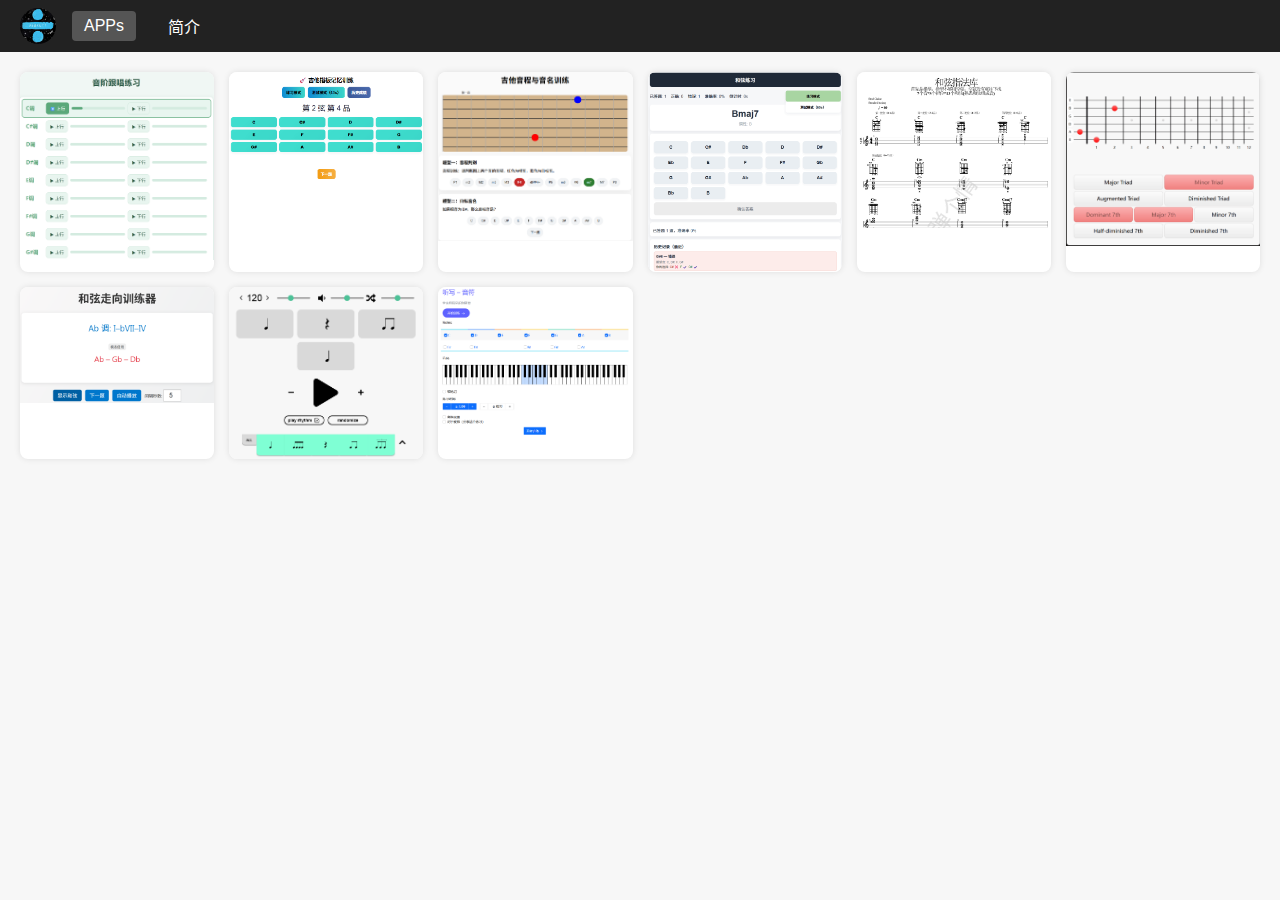
<file: index.html>
<!DOCTYPE html>
<html lang="zh-CN">
<head>
<meta charset="UTF-8"/>
<meta name="viewport" content="width=device-width, initial-scale=1"/>
<title>吉他练习工具合集</title>

<!-- 预加载首屏关键图片 -->
<link rel="preload" as="image" href="./src/img/avatar2.jpg">
<link rel="preload" as="image" href="./src/img/avatar.jpg">

<style>
  html {
    overflow-y: scroll;
    scrollbar-width: none;
    -ms-overflow-style: none;
  }
  html::-webkit-scrollbar { display: none; }
  *{box-sizing:border-box}
  body{margin:0;font-family:"Segoe UI",Tahoma,Geneva,Verdana,sans-serif;background:#f7f7f7}
  .navbar{display:flex;align-items:center;background:#222;color:#fff;padding:8px 20px;position:sticky;top:0;z-index:100}
  .nav-avatar{width:36px;height:36px;border-radius:50%;cursor:pointer;margin-right:16px}
  .nav-item{margin-right:20px;cursor:pointer;padding:6px 12px;border-radius:4px}
  .nav-item:hover,.nav-item.active{background:#555}
  #pageContainer{min-height:calc(100vh - 52px)}
  .page{display:none;padding:20px}
  .page.active{display:block}
  .page-tag{background:#4a90e2;color:#fff;padding:4px 12px;border-radius:12px;font-size:.9rem;margin-left:10px;display:none}
  .grid-container{display:grid;grid-template-columns:repeat(6,1fr);gap:15px}
  @media(max-width:1200px){.grid-container{grid-template-columns:repeat(4,1fr)}}
  @media(max-width:900px){.grid-container{grid-template-columns:repeat(3,1fr)}}
  @media(max-width:600px){.grid-container{grid-template-columns:repeat(2,1fr)}}
  @media(max-width:400px){.grid-container{grid-template-columns:1fr}}
  .grid-item{position:relative;cursor:pointer;border-radius:8px;overflow:hidden;box-shadow:0 0 6px rgba(0,0,0,.1);background:#fff;transition:transform .2s}
  .grid-item:hover{transform:scale(1.05)}
  .grid-item img{width:100%;height:auto;display:block}
  .overlay{position:absolute;bottom:0;background:rgba(0,0,0,.7);color:#fff;width:100%;padding:10px;opacity:0;transition:opacity .3s;font-size:.9rem}
  .grid-item:hover .overlay{opacity:1}
  #externalFrame{width:100%;height:calc(100vh - 52px);border:none}
</style>
</head>
<body>

<!-- ===== 固定导航 ===== -->
<div class="navbar">
  <img class="nav-avatar" id="avatar" src="./src/img/avatar2.jpg" alt="头像"/>
  <div class="nav-item active" data-page="app">APPs</div>
  <div class="nav-item" data-page="intro">简介</div>
  <span id="pageTag" class="page-tag"></span>
</div>

<!-- ===== 页面容器 ===== -->
<div id="pageContainer">
  <div id="app" class="page active">
    <div class="grid-container" id="gridApp"></div>
  </div>

  <div id="intro" class="page">
    <div style="max-width:600px;margin:0 auto;background:#fff;border-radius:10px;padding:30px;text-align:center;box-shadow:0 4px 12px rgba(0,0,0,.1)">
      <img src="./src/img/avatar.jpg" loading="lazy"
           style="width:150px;height:150px;border-radius:50%;object-fit:cover;margin-bottom:20px;border:3px solid #4a90e2" alt="头像"/>
      <h1 style="margin:0 0 10px;font-weight:700">Guitar Rookie</h1>
      <p style="font-size:1.1rem;color:#555;line-height:1.6">
        大家好，我是<b>弹个琴</b>，喜欢<b>唱歌、弹琴、写作</b>。<br>
        未来会不断提升自己，努力成为一名优秀的吉他手。<br>
        工具部分根据需求自行编写，部分整合自网络。<br>
        <b>🌸🌸使用愉快🌸🌸</b>
      </p>

      <img src="./src/img/wechatPay.jpg" loading="lazy" id="wechatImg"
           style="width:150px;height:150px;border-radius:8px;object-fit:cover;margin-top:20px;cursor:pointer"
           alt="谢谢支持~" title="谢谢鼓励~"/>

      <audio id="hoverSound" preload="auto">
        <source src="./src/sound/音效.mp3" type="audio/mpeg">
        您的浏览器不支持音频播放。
      </audio>
    </div>
  </div>

  <div id="external" class="page">
    <iframe id="externalFrame" src=""></iframe>
  </div>
</div>

<script defer>
document.addEventListener('DOMContentLoaded', function () {
  const appData = [
    {name:'音阶跟唱练习',url:'./apps/十二个调上下行音阶/index.html', img:'./apps/十二个调上下行音阶/detail.png'},
    {name:'指板记忆',url:'./apps/指板记忆/指板记忆.html', img:'./apps/指板记忆/detail.png'},
    {name:'指板音程音名练习', url:'./apps/指板音程记忆/指板音程记忆.html', img:'./apps/指板音程记忆/detail.png'},
    {name:'和弦组成音练习', url:'./apps/和弦组成音/组成音.html', img:'./apps/和弦组成音/detail.png'},
    {name:'和弦指法库', url:'./apps/和弦指型合集/和弦指法库.html', img:'./apps/和弦指型合集/detail.png'},
    {name:'和弦识别', url:'https://www.musictheory.net/exercises/fretboard-chord', img:'./apps/和弦识别/detail.png'},
    {name:'和弦进行练习', url:'./apps/chords_progression/chord_progression.html', img:'./apps/chords_progression/detail.png'},
    {name:'节奏训练大师', url:'https://randomrhythmgenerator.com/',img:'./apps/random_rhythm_generator/detail.png'},
    {name:'视唱练耳学院', url:'https://musicacademy.app/zh/', img:'./apps/ear_training/detail.png'}
  ];

  function switchPage(pageId,title=''){
    document.querySelectorAll('#pageContainer .page').forEach(p=>p.classList.remove('active'));
    document.querySelectorAll('.nav-item').forEach(n=>n.classList.remove('active'));
    const tag=document.getElementById('pageTag');
    if(pageId==='app'||pageId==='intro'){
      document.getElementById(pageId).classList.add('active');
      document.querySelector(`.nav-item[data-page="${pageId}"]`).classList.add('active');
      tag.style.display='none'; tag.textContent='';
    }else if(pageId==='external'){
      document.getElementById('external').classList.add('active');
      document.getElementById('externalFrame').src=appData.find(a=>a.name===title)?.url||'';
      tag.textContent=title; tag.style.display='inline-block';
    }
  }

  function generateAppGrid(){
    const container=document.getElementById('gridApp');
    container.innerHTML='';
    appData.forEach(item=>{
      const div=document.createElement('div');
      div.className='grid-item';
      const picSrc = item.img || `https://picsum.photos/300/200?random=${Math.random()}`;
      div.innerHTML=`
        <img src="${picSrc}" loading="lazy" alt="${item.name}"/>
        <div class="overlay">${item.name}</div>`;
      div.onclick=()=>switchPage('external',item.name);
      container.appendChild(div);
    });
  }

  document.getElementById('avatar').addEventListener('click',()=>switchPage('app'));
  document.querySelectorAll('.nav-item').forEach(nav=>{
    nav.addEventListener('click',()=>switchPage(nav.dataset.page));
  });

  const wechatImg = document.getElementById('wechatImg');
  const hoverSound = document.getElementById('hoverSound');
  wechatImg.addEventListener('mouseenter', () => {
    hoverSound.currentTime = 0;
    hoverSound.play().catch(() => {
      console.warn('播放被阻止，用户需先交互页面。');
    });
  });

  generateAppGrid();
});
</script>
</body>
</html>
</file>
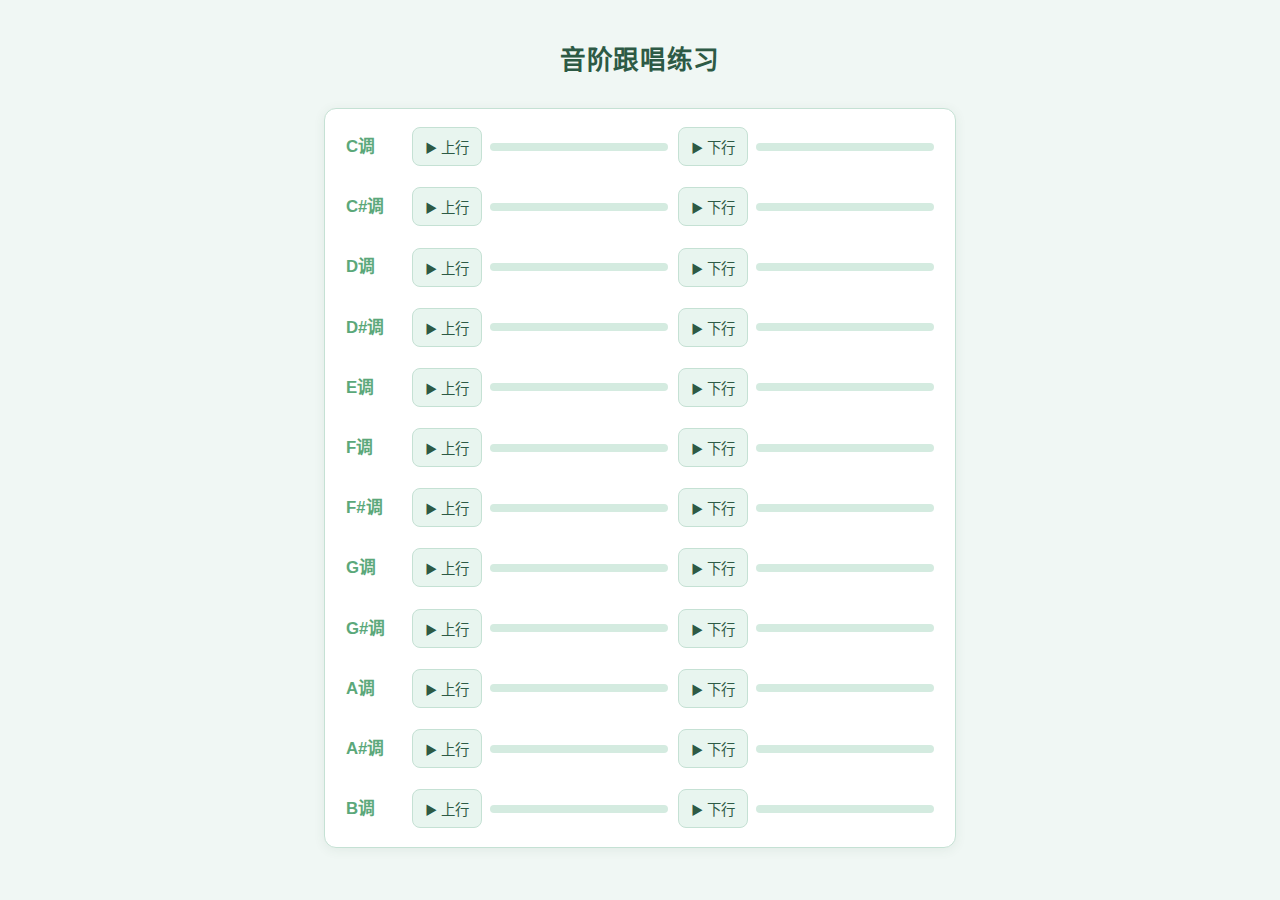
<file: apps/十二个调上下行音阶/index.html>
<!DOCTYPE html>
<html lang="zh-CN">
<head>
  <meta charset="UTF-8">
  <meta name="viewport" content="width=device-width, initial-scale=1.0">
  <title>音阶跟唱练习</title>
  <link rel="stylesheet" href="style.css">
</head>
<body>
  <h1 class="page-title">音阶跟唱练习</h1>
  <div id="list" class="scale-list"></div>

  <script src="app.js"></script>
</body>
</html>
</file>
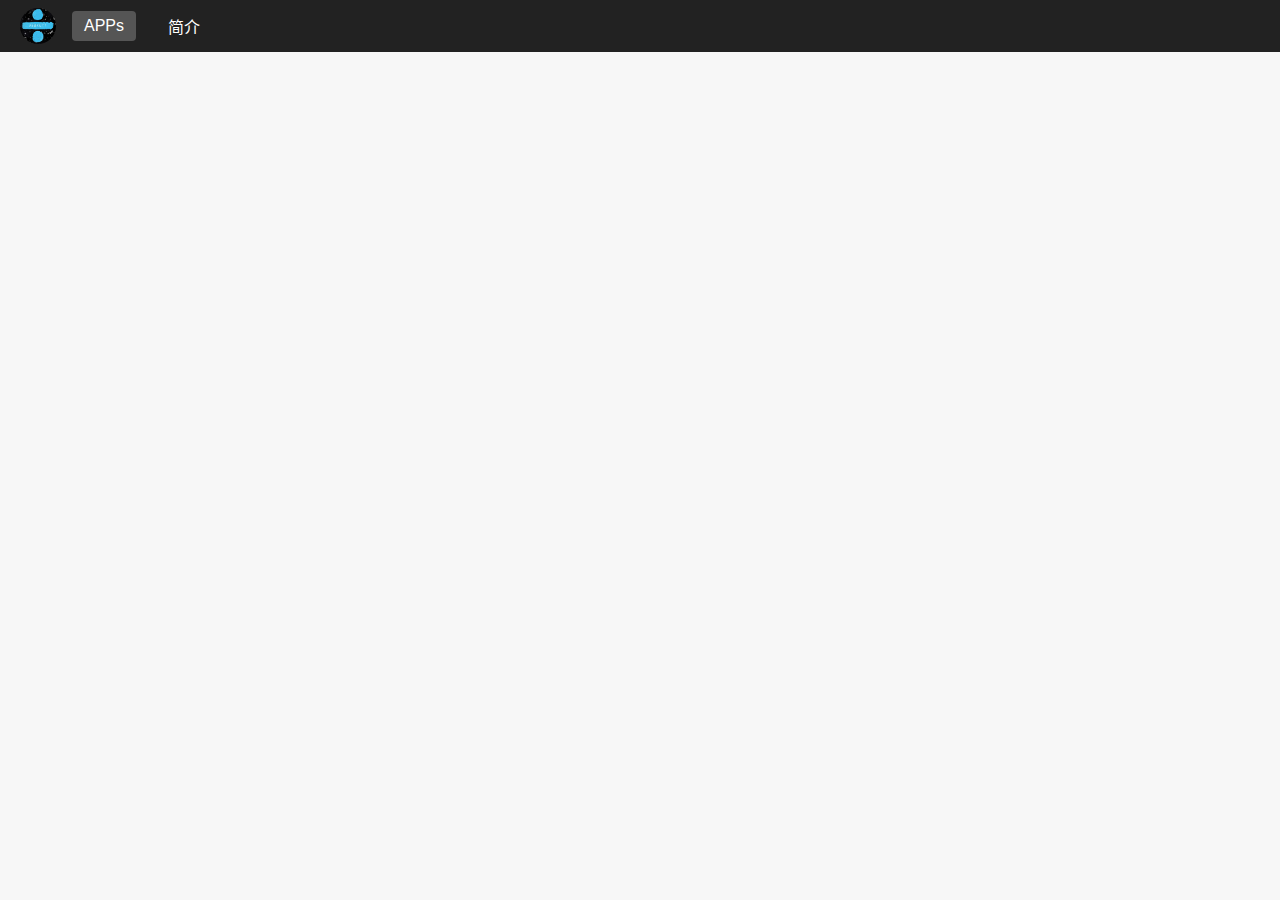
<file: index_BACKUP_1650.html>
<!DOCTYPE html>
<html lang="zh-CN">
<head>
<meta charset="UTF-8"/>
<meta name="viewport" content="width=device-width, initial-scale=1"/>
<title>Guitar Rookie</title>

<!-- 预加载首屏关键图片 -->
<link rel="preload" as="image" href="./src/img/avatar2.jpg">
<link rel="preload" as="image" href="./src/img/avatar.jpg">

<style>
  html {
    overflow-y: scroll;
    scrollbar-width: none;
    -ms-overflow-style: none;
  }
  html::-webkit-scrollbar { display: none; }
  *{box-sizing:border-box}
  body{margin:0;font-family:"Segoe UI",Tahoma,Geneva,Verdana,sans-serif;background:#f7f7f7}
  .navbar{display:flex;align-items:center;background:#222;color:#fff;padding:8px 20px;position:sticky;top:0;z-index:100}
  .nav-avatar{width:36px;height:36px;border-radius:50%;cursor:pointer;margin-right:16px}
  .nav-item{margin-right:20px;cursor:pointer;padding:6px 12px;border-radius:4px}
  .nav-item:hover,.nav-item.active{background:#555}
  #pageContainer{min-height:calc(100vh - 52px)}
  .page{display:none;padding:20px}
  .page.active{display:block}
  .page-tag{background:#4a90e2;color:#fff;padding:4px 12px;border-radius:12px;font-size:.9rem;margin-left:10px;display:none}
  .grid-container{display:grid;grid-template-columns:repeat(6,1fr);gap:15px}
  @media(max-width:1200px){.grid-container{grid-template-columns:repeat(4,1fr)}}
  @media(max-width:900px){.grid-container{grid-template-columns:repeat(3,1fr)}}
  @media(max-width:600px){.grid-container{grid-template-columns:repeat(2,1fr)}}
  @media(max-width:400px){.grid-container{grid-template-columns:1fr}}
  .grid-item{position:relative;cursor:pointer;border-radius:8px;overflow:hidden;box-shadow:0 0 6px rgba(0,0,0,.1);background:#fff;transition:transform .2s}
  .grid-item:hover{transform:scale(1.05)}
  .grid-item img{width:100%;height:auto;display:block}
  .overlay{position:absolute;bottom:0;background:rgba(0,0,0,.7);color:#fff;width:100%;padding:10px;opacity:0;transition:opacity .3s;font-size:.9rem}
  .grid-item:hover .overlay{opacity:1}
  #externalFrame{width:100%;height:calc(100vh - 52px);border:none}
</style>
</head>
<body>

<!-- ===== 固定导航 ===== -->
<div class="navbar">
  <img class="nav-avatar" id="avatar" src="./src/img/avatar2.jpg" alt="头像"/>
  <div class="nav-item active" data-page="app">APPs</div>
  <div class="nav-item" data-page="intro">简介</div>
  <span id="pageTag" class="page-tag"></span>
</div>

<!-- ===== 页面容器 ===== -->
<div id="pageContainer">
  <div id="app" class="page active">
    <div class="grid-container" id="gridApp"></div>
  </div>

  <div id="intro" class="page">
    <div style="max-width:600px;margin:0 auto;background:#fff;border-radius:10px;padding:30px;text-align:center;box-shadow:0 4px 12px rgba(0,0,0,.1)">
      <img src="./src/img/avatar.jpg" loading="lazy"
           style="width:150px;height:150px;border-radius:50%;object-fit:cover;margin-bottom:20px;border:3px solid #4a90e2" alt="头像"/>
      <h1 style="margin:0 0 10px;font-weight:700">Guitar Rookie</h1>
      <p style="font-size:1.1rem;color:#555;line-height:1.6">
        大家好，我是弹个琴。<br>
        希望未来不断提升自己，成为一名优秀的普通人。<br>
        工具部分根据自己需求写的，部分整合自网络。<br>
        <b>🌸🌸使用愉快🌸🌸</b>
      </p>

      <img src="./src/img/wechatPay.jpg" loading="lazy" id="wechatImg"
           style="width:150px;height:150px;border-radius:8px;object-fit:cover;margin-top:20px;cursor:pointer"
           alt="谢谢支持~" title="谢谢支持~"/>

      <audio id="hoverSound" preload="auto">
        <source src="./src/sound/音效.mp3" type="audio/mpeg">
        您的浏览器不支持音频播放。
      </audio>
    </div>
  </div>

  <div id="external" class="page">
    <iframe id="externalFrame" src=""></iframe>
  </div>
</div>

<script defer>
document.addEventListener('DOMContentLoaded', function () {
  const appData = [
    {name:'指板记忆',url:'./apps/指板记忆/指板记忆.html', img:'./apps/指板记忆/detail.png'},
    {name:'和弦组成音练习', url:'./apps/和弦组成音/组成音.html', img:'./apps/和弦组成音/detail.png'},
    {name:'和弦指法库', url:'./apps/和弦指型合集/和弦指法库.html', img:'./apps/和弦指型合集/detail.png'},
    {name:'指板音程音名练习', url:'./apps/指板音程记忆/指板音程记忆.html', img:'./apps/指板音程记忆/detail.png'},
    {name:'和弦识别', url:'https://www.musictheory.net/exercises/fretboard-chord', img:'./apps/和弦识别/detail.png'},
    {name:'chords progression', url:'./apps/chords_progression/chord_progression.html', img:'./apps/chords_progression/detail.png'},
    {name:'random rhythm generator', url:'https://randomrhythmgenerator.com/',img:'./apps/random_rhythm_generator/detail.png'},
<<<<<<< HEAD
    {name:'ear training--musicacademy', url:'https://musicacademy.app/zh/', img:'./apps/ear_training/detail.png'},
    {name:'音阶跟唱练习',url:'./apps/十二个调上下行音阶/index.html', img:'./apps/十二个调上下行音阶/detail.png'}
=======
    {name:'ear training--musicacademy', url:'https://musicacademy.app/zh/', img:'./apps/ear_training/detail.png'}
>>>>>>> origin/master

  ];

  function switchPage(pageId,title=''){
    document.querySelectorAll('#pageContainer .page').forEach(p=>p.classList.remove('active'));
    document.querySelectorAll('.nav-item').forEach(n=>n.classList.remove('active'));
    const tag=document.getElementById('pageTag');
    if(pageId==='app'||pageId==='intro'){
      document.getElementById(pageId).classList.add('active');
      document.querySelector(`.nav-item[data-page="${pageId}"]`).classList.add('active');
      tag.style.display='none'; tag.textContent='';
    }else if(pageId==='external'){
      document.getElementById('external').classList.add('active');
      document.getElementById('externalFrame').src=appData.find(a=>a.name===title)?.url||'';
      tag.textContent=title; tag.style.display='inline-block';
    }
  }

  function generateAppGrid(){
    const container=document.getElementById('gridApp');
    container.innerHTML='';
    appData.forEach(item=>{
      const div=document.createElement('div');
      div.className='grid-item';
      const picSrc = item.img || `https://picsum.photos/300/200?random=${Math.random()}`;
      div.innerHTML=`
        <img src="${picSrc}" loading="lazy" alt="${item.name}"/>
        <div class="overlay">${item.name}</div>`;
      div.onclick=()=>switchPage('external',item.name);
      container.appendChild(div);
    });
  }

  document.getElementById('avatar').addEventListener('click',()=>switchPage('app'));
  document.querySelectorAll('.nav-item').forEach(nav=>{
    nav.addEventListener('click',()=>switchPage(nav.dataset.page));
  });

  const wechatImg = document.getElementById('wechatImg');
  const hoverSound = document.getElementById('hoverSound');
  wechatImg.addEventListener('mouseenter', () => {
    hoverSound.currentTime = 0;
    hoverSound.play().catch(() => {
      console.warn('播放被阻止，用户需先交互页面。');
    });
  });

  generateAppGrid();
});
</script>
</body>
</html>
</file>
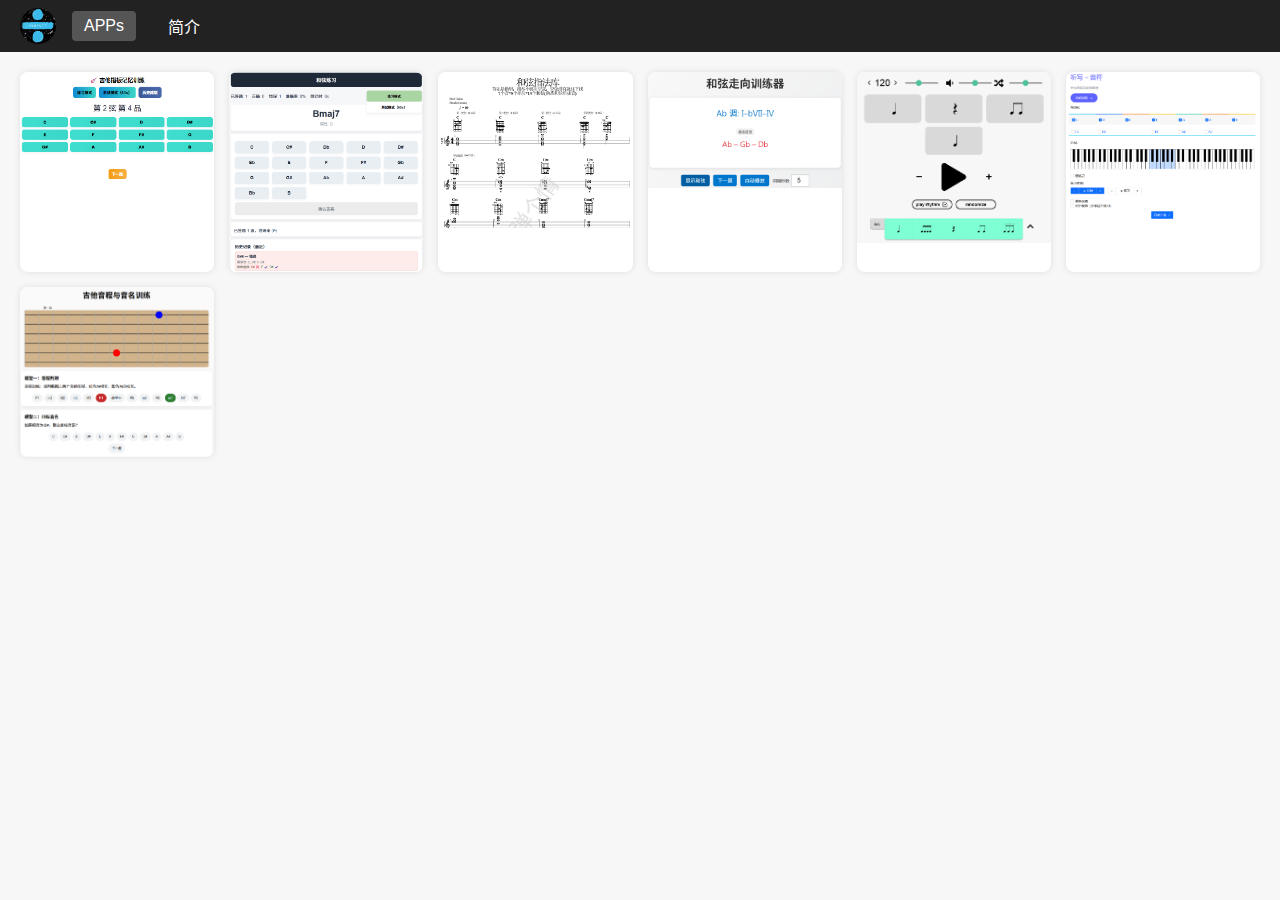
<file: index_BASE_1650.html>
<!DOCTYPE html>
<html lang="zh-CN">
<head>
<meta charset="UTF-8"/>
<meta name="viewport" content="width=device-width, initial-scale=1"/>
<title>Guitar Rookie</title>

<!-- 预加载首屏关键图片 -->
<link rel="preload" as="image" href="./src/img/avatar2.jpg">
<link rel="preload" as="image" href="./src/img/avatar.jpg">

<style>
  html {
    overflow-y: scroll;
    scrollbar-width: none;
    -ms-overflow-style: none;
  }
  html::-webkit-scrollbar { display: none; }
  *{box-sizing:border-box}
  body{margin:0;font-family:"Segoe UI",Tahoma,Geneva,Verdana,sans-serif;background:#f7f7f7}
  .navbar{display:flex;align-items:center;background:#222;color:#fff;padding:8px 20px;position:sticky;top:0;z-index:100}
  .nav-avatar{width:36px;height:36px;border-radius:50%;cursor:pointer;margin-right:16px}
  .nav-item{margin-right:20px;cursor:pointer;padding:6px 12px;border-radius:4px}
  .nav-item:hover,.nav-item.active{background:#555}
  #pageContainer{min-height:calc(100vh - 52px)}
  .page{display:none;padding:20px}
  .page.active{display:block}
  .page-tag{background:#4a90e2;color:#fff;padding:4px 12px;border-radius:12px;font-size:.9rem;margin-left:10px;display:none}
  .grid-container{display:grid;grid-template-columns:repeat(6,1fr);gap:15px}
  @media(max-width:1200px){.grid-container{grid-template-columns:repeat(4,1fr)}}
  @media(max-width:900px){.grid-container{grid-template-columns:repeat(3,1fr)}}
  @media(max-width:600px){.grid-container{grid-template-columns:repeat(2,1fr)}}
  @media(max-width:400px){.grid-container{grid-template-columns:1fr}}
  .grid-item{position:relative;cursor:pointer;border-radius:8px;overflow:hidden;box-shadow:0 0 6px rgba(0,0,0,.1);background:#fff;transition:transform .2s}
  .grid-item:hover{transform:scale(1.05)}
  .grid-item img{width:100%;height:auto;display:block}
  .overlay{position:absolute;bottom:0;background:rgba(0,0,0,.7);color:#fff;width:100%;padding:10px;opacity:0;transition:opacity .3s;font-size:.9rem}
  .grid-item:hover .overlay{opacity:1}
  #externalFrame{width:100%;height:calc(100vh - 52px);border:none}
</style>
</head>
<body>

<!-- ===== 固定导航 ===== -->
<div class="navbar">
  <img class="nav-avatar" id="avatar" src="./src/img/avatar2.jpg" alt="头像"/>
  <div class="nav-item active" data-page="app">APPs</div>
  <div class="nav-item" data-page="intro">简介</div>
  <span id="pageTag" class="page-tag"></span>
</div>

<!-- ===== 页面容器 ===== -->
<div id="pageContainer">
  <div id="app" class="page active">
    <div class="grid-container" id="gridApp"></div>
  </div>

  <div id="intro" class="page">
    <div style="max-width:600px;margin:0 auto;background:#fff;border-radius:10px;padding:30px;text-align:center;box-shadow:0 4px 12px rgba(0,0,0,.1)">
      <img src="./src/img/avatar.jpg" loading="lazy"
           style="width:150px;height:150px;border-radius:50%;object-fit:cover;margin-bottom:20px;border:3px solid #4a90e2" alt="头像"/>
      <h1 style="margin:0 0 10px;font-weight:700">Guitar Rookie</h1>
      <p style="font-size:1.1rem;color:#555;line-height:1.6">
        大家好，我是Guitar Rookie，喜欢<b>唱、跳、Rap、篮球</b>。<br>
        希望未来不断提升自己，成为一名优秀的普通人。<br>
        工具部分根据自己需求写的，部分整合自网络。<br>
        <b>🌸🌸使用愉快🌸🌸</b>
      </p>

      <img src="./src/img/wechatPay.jpg" loading="lazy" id="wechatImg"
           style="width:150px;height:150px;border-radius:8px;object-fit:cover;margin-top:20px;cursor:pointer"
           alt="真的是你呀~" title="你真的很美丽~"/>

      <audio id="hoverSound" preload="auto">
        <source src="./src/sound/音效.mp3" type="audio/mpeg">
        您的浏览器不支持音频播放。
      </audio>
    </div>
  </div>

  <div id="external" class="page">
    <iframe id="externalFrame" src=""></iframe>
  </div>
</div>

<script defer>
document.addEventListener('DOMContentLoaded', function () {
  const appData = [
    {name:'指板记忆',url:'./apps/指板记忆/指板记忆.html', img:'./apps/指板记忆/detail.png'},
    {name:'和弦组成音练习', url:'./apps/和弦组成音/组成音.html', img:'./apps/和弦组成音/detail.png'},
    {name:'和弦指法库', url:'./apps/和弦指型合集/和弦指法库.html', img:'./apps/和弦指型合集/detail.png'},
    {name:'chords progression',url:'./apps/chords_progression/chord_progression.html', img:'./apps/chords_progression/detail.png'},
    {name:'random rhythm generator', url:'https://randomrhythmgenerator.com/',img:'./apps/random_rhythm_generator/detail.png'},
    {name:'ear training--musicacademy', url:'https://musicacademy.app/zh/', img:'./apps/ear_training/detail.png'},
    {name:'指板音程音名练习', url:'./apps/指板音程记忆/指板音程记忆.html', img:'./apps/指板音程记忆/detail.png'}
  ];

  function switchPage(pageId,title=''){
    document.querySelectorAll('#pageContainer .page').forEach(p=>p.classList.remove('active'));
    document.querySelectorAll('.nav-item').forEach(n=>n.classList.remove('active'));
    const tag=document.getElementById('pageTag');
    if(pageId==='app'||pageId==='intro'){
      document.getElementById(pageId).classList.add('active');
      document.querySelector(`.nav-item[data-page="${pageId}"]`).classList.add('active');
      tag.style.display='none'; tag.textContent='';
    }else if(pageId==='external'){
      document.getElementById('external').classList.add('active');
      document.getElementById('externalFrame').src=appData.find(a=>a.name===title)?.url||'';
      tag.textContent=title; tag.style.display='inline-block';
    }
  }

  function generateAppGrid(){
    const container=document.getElementById('gridApp');
    container.innerHTML='';
    appData.forEach(item=>{
      const div=document.createElement('div');
      div.className='grid-item';
      const picSrc = item.img || `https://picsum.photos/300/200?random=${Math.random()}`;
      div.innerHTML=`
        <img src="${picSrc}" loading="lazy" alt="${item.name}"/>
        <div class="overlay">${item.name}</div>`;
      div.onclick=()=>switchPage('external',item.name);
      container.appendChild(div);
    });
  }

  document.getElementById('avatar').addEventListener('click',()=>switchPage('app'));
  document.querySelectorAll('.nav-item').forEach(nav=>{
    nav.addEventListener('click',()=>switchPage(nav.dataset.page));
  });

  const wechatImg = document.getElementById('wechatImg');
  const hoverSound = document.getElementById('hoverSound');
  wechatImg.addEventListener('mouseenter', () => {
    hoverSound.currentTime = 0;
    hoverSound.play().catch(() => {
      console.warn('播放被阻止，用户需先交互页面。');
    });
  });

  generateAppGrid();
});
</script>
</body>
</html>
</file>
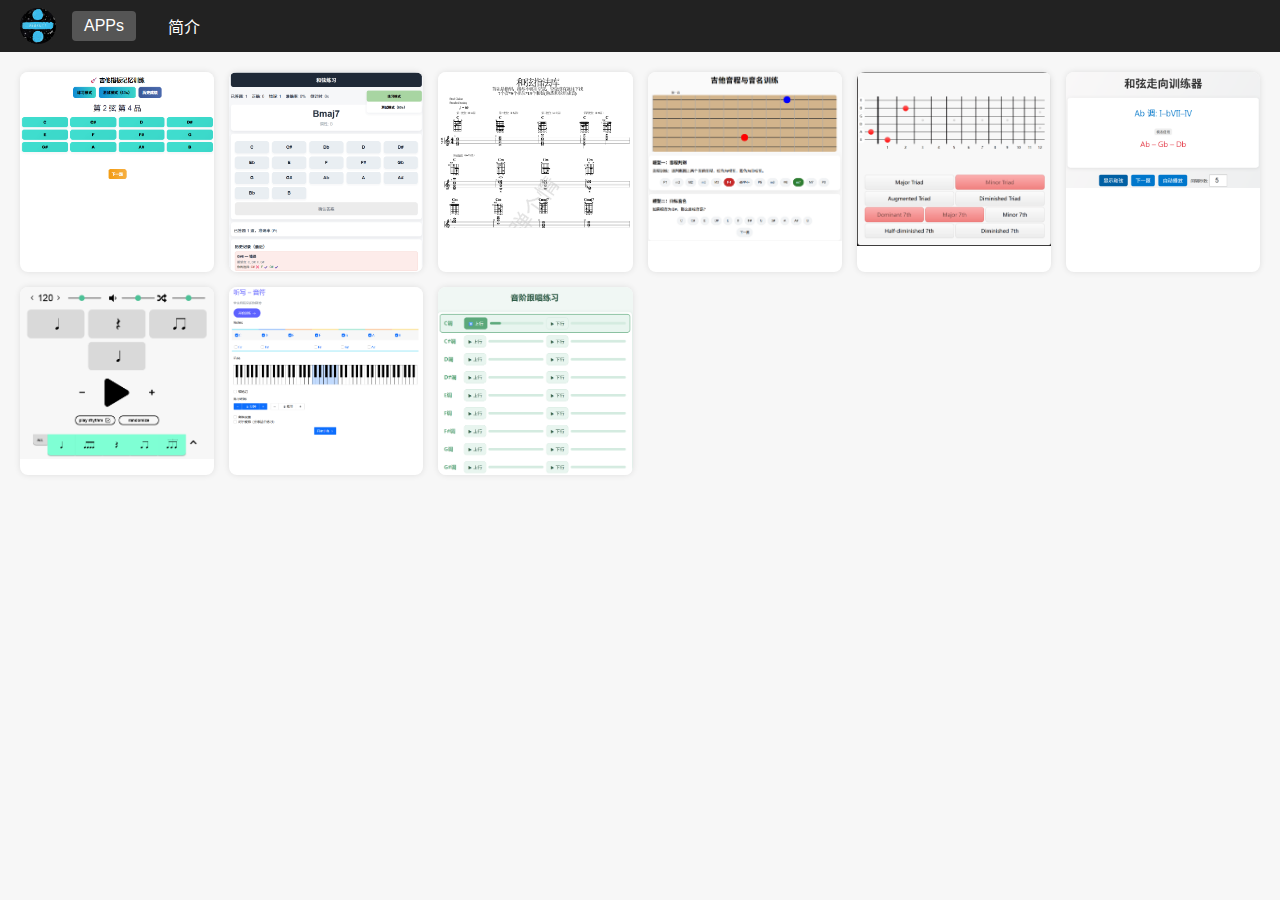
<file: index_LOCAL_1650.html>
<!DOCTYPE html>
<html lang="zh-CN">
<head>
<meta charset="UTF-8"/>
<meta name="viewport" content="width=device-width, initial-scale=1"/>
<title>Guitar Rookie</title>

<!-- 预加载首屏关键图片 -->
<link rel="preload" as="image" href="./src/img/avatar2.jpg">
<link rel="preload" as="image" href="./src/img/avatar.jpg">

<style>
  html {
    overflow-y: scroll;
    scrollbar-width: none;
    -ms-overflow-style: none;
  }
  html::-webkit-scrollbar { display: none; }
  *{box-sizing:border-box}
  body{margin:0;font-family:"Segoe UI",Tahoma,Geneva,Verdana,sans-serif;background:#f7f7f7}
  .navbar{display:flex;align-items:center;background:#222;color:#fff;padding:8px 20px;position:sticky;top:0;z-index:100}
  .nav-avatar{width:36px;height:36px;border-radius:50%;cursor:pointer;margin-right:16px}
  .nav-item{margin-right:20px;cursor:pointer;padding:6px 12px;border-radius:4px}
  .nav-item:hover,.nav-item.active{background:#555}
  #pageContainer{min-height:calc(100vh - 52px)}
  .page{display:none;padding:20px}
  .page.active{display:block}
  .page-tag{background:#4a90e2;color:#fff;padding:4px 12px;border-radius:12px;font-size:.9rem;margin-left:10px;display:none}
  .grid-container{display:grid;grid-template-columns:repeat(6,1fr);gap:15px}
  @media(max-width:1200px){.grid-container{grid-template-columns:repeat(4,1fr)}}
  @media(max-width:900px){.grid-container{grid-template-columns:repeat(3,1fr)}}
  @media(max-width:600px){.grid-container{grid-template-columns:repeat(2,1fr)}}
  @media(max-width:400px){.grid-container{grid-template-columns:1fr}}
  .grid-item{position:relative;cursor:pointer;border-radius:8px;overflow:hidden;box-shadow:0 0 6px rgba(0,0,0,.1);background:#fff;transition:transform .2s}
  .grid-item:hover{transform:scale(1.05)}
  .grid-item img{width:100%;height:auto;display:block}
  .overlay{position:absolute;bottom:0;background:rgba(0,0,0,.7);color:#fff;width:100%;padding:10px;opacity:0;transition:opacity .3s;font-size:.9rem}
  .grid-item:hover .overlay{opacity:1}
  #externalFrame{width:100%;height:calc(100vh - 52px);border:none}
</style>
</head>
<body>

<!-- ===== 固定导航 ===== -->
<div class="navbar">
  <img class="nav-avatar" id="avatar" src="./src/img/avatar2.jpg" alt="头像"/>
  <div class="nav-item active" data-page="app">APPs</div>
  <div class="nav-item" data-page="intro">简介</div>
  <span id="pageTag" class="page-tag"></span>
</div>

<!-- ===== 页面容器 ===== -->
<div id="pageContainer">
  <div id="app" class="page active">
    <div class="grid-container" id="gridApp"></div>
  </div>

  <div id="intro" class="page">
    <div style="max-width:600px;margin:0 auto;background:#fff;border-radius:10px;padding:30px;text-align:center;box-shadow:0 4px 12px rgba(0,0,0,.1)">
      <img src="./src/img/avatar.jpg" loading="lazy"
           style="width:150px;height:150px;border-radius:50%;object-fit:cover;margin-bottom:20px;border:3px solid #4a90e2" alt="头像"/>
      <h1 style="margin:0 0 10px;font-weight:700">Guitar Rookie</h1>
      <p style="font-size:1.1rem;color:#555;line-height:1.6">
        大家好，我是Guitar Rookie，喜欢<b>唱、跳、Rap、篮球</b>。<br>
        希望未来不断提升自己，成为一名优秀的普通人。<br>
        工具部分根据自己需求写的，部分整合自网络。<br>
        <b>🌸🌸使用愉快🌸🌸</b>
      </p>

      <img src="./src/img/wechatPay.jpg" loading="lazy" id="wechatImg"
           style="width:150px;height:150px;border-radius:8px;object-fit:cover;margin-top:20px;cursor:pointer"
           alt="真的是你呀~" title="你真的很美丽~"/>

      <audio id="hoverSound" preload="auto">
        <source src="./src/sound/音效.mp3" type="audio/mpeg">
        您的浏览器不支持音频播放。
      </audio>
    </div>
  </div>

  <div id="external" class="page">
    <iframe id="externalFrame" src=""></iframe>
  </div>
</div>

<script defer>
document.addEventListener('DOMContentLoaded', function () {
  const appData = [
    {name:'指板记忆',url:'./apps/指板记忆/指板记忆.html', img:'./apps/指板记忆/detail.png'},
    {name:'和弦组成音练习', url:'./apps/和弦组成音/组成音.html', img:'./apps/和弦组成音/detail.png'},
    {name:'和弦指法库', url:'./apps/和弦指型合集/和弦指法库.html', img:'./apps/和弦指型合集/detail.png'},
    {name:'指板音程音名练习', url:'./apps/指板音程记忆/指板音程记忆.html', img:'./apps/指板音程记忆/detail.png'},
    {name:'和弦识别', url:'https://www.musictheory.net/exercises/fretboard-chord', img:'./apps/和弦识别/detail.png'},
    {name:'chords progression', url:'./apps/chords_progression/chord_progression.html', img:'./apps/chords_progression/detail.png'},
    {name:'random rhythm generator', url:'https://randomrhythmgenerator.com/',img:'./apps/random_rhythm_generator/detail.png'},
    {name:'ear training--musicacademy', url:'https://musicacademy.app/zh/', img:'./apps/ear_training/detail.png'},
    {name:'音阶跟唱练习',url:'./apps/十二个调上下行音阶/index.html', img:'./apps/十二个调上下行音阶/detail.png'}

  ];

  function switchPage(pageId,title=''){
    document.querySelectorAll('#pageContainer .page').forEach(p=>p.classList.remove('active'));
    document.querySelectorAll('.nav-item').forEach(n=>n.classList.remove('active'));
    const tag=document.getElementById('pageTag');
    if(pageId==='app'||pageId==='intro'){
      document.getElementById(pageId).classList.add('active');
      document.querySelector(`.nav-item[data-page="${pageId}"]`).classList.add('active');
      tag.style.display='none'; tag.textContent='';
    }else if(pageId==='external'){
      document.getElementById('external').classList.add('active');
      document.getElementById('externalFrame').src=appData.find(a=>a.name===title)?.url||'';
      tag.textContent=title; tag.style.display='inline-block';
    }
  }

  function generateAppGrid(){
    const container=document.getElementById('gridApp');
    container.innerHTML='';
    appData.forEach(item=>{
      const div=document.createElement('div');
      div.className='grid-item';
      const picSrc = item.img || `https://picsum.photos/300/200?random=${Math.random()}`;
      div.innerHTML=`
        <img src="${picSrc}" loading="lazy" alt="${item.name}"/>
        <div class="overlay">${item.name}</div>`;
      div.onclick=()=>switchPage('external',item.name);
      container.appendChild(div);
    });
  }

  document.getElementById('avatar').addEventListener('click',()=>switchPage('app'));
  document.querySelectorAll('.nav-item').forEach(nav=>{
    nav.addEventListener('click',()=>switchPage(nav.dataset.page));
  });

  const wechatImg = document.getElementById('wechatImg');
  const hoverSound = document.getElementById('hoverSound');
  wechatImg.addEventListener('mouseenter', () => {
    hoverSound.currentTime = 0;
    hoverSound.play().catch(() => {
      console.warn('播放被阻止，用户需先交互页面。');
    });
  });

  generateAppGrid();
});
</script>
</body>
</html>
</file>
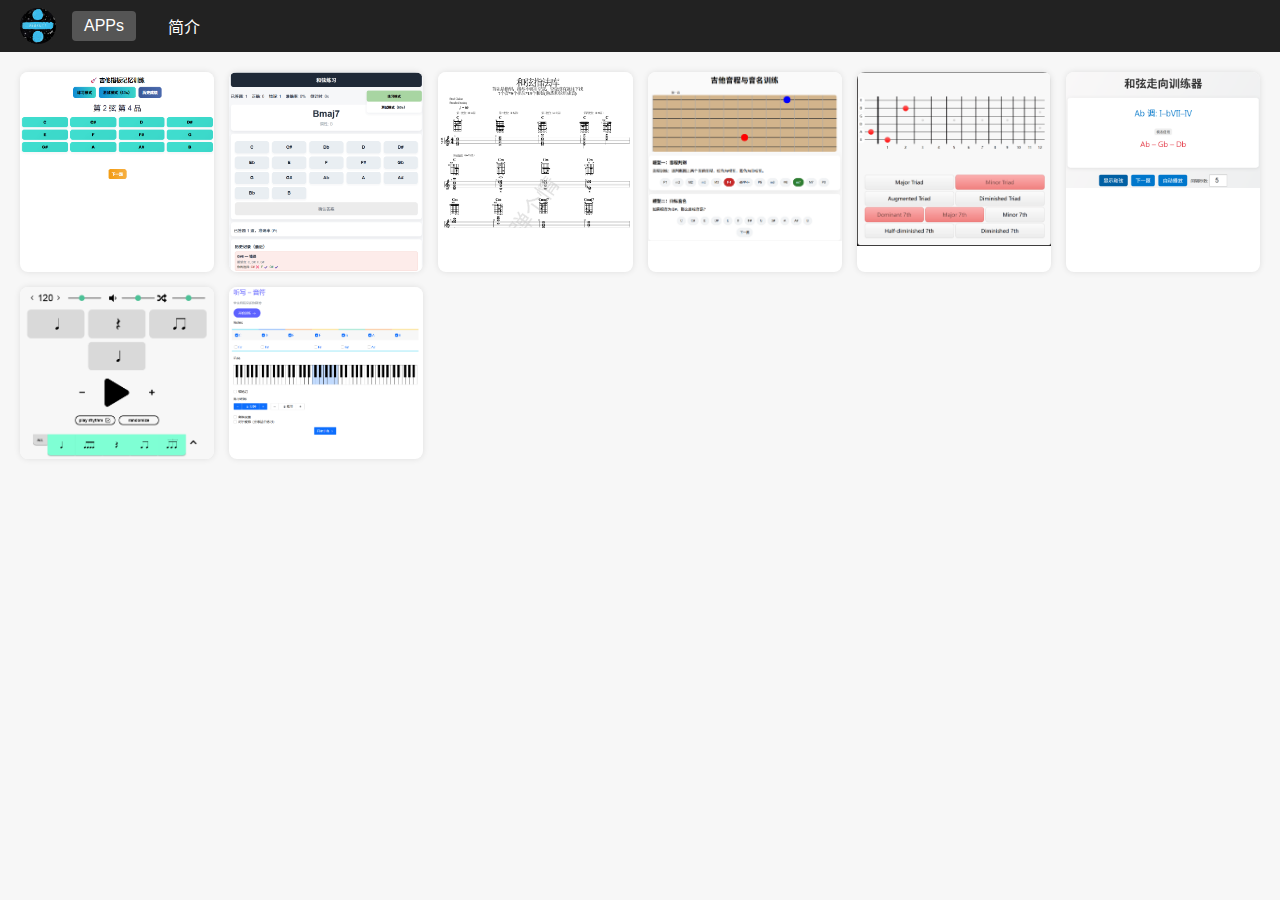
<file: index_REMOTE_1650.html>
<!DOCTYPE html>
<html lang="zh-CN">
<head>
<meta charset="UTF-8"/>
<meta name="viewport" content="width=device-width, initial-scale=1"/>
<title>Guitar Rookie</title>

<!-- 预加载首屏关键图片 -->
<link rel="preload" as="image" href="./src/img/avatar2.jpg">
<link rel="preload" as="image" href="./src/img/avatar.jpg">

<style>
  html {
    overflow-y: scroll;
    scrollbar-width: none;
    -ms-overflow-style: none;
  }
  html::-webkit-scrollbar { display: none; }
  *{box-sizing:border-box}
  body{margin:0;font-family:"Segoe UI",Tahoma,Geneva,Verdana,sans-serif;background:#f7f7f7}
  .navbar{display:flex;align-items:center;background:#222;color:#fff;padding:8px 20px;position:sticky;top:0;z-index:100}
  .nav-avatar{width:36px;height:36px;border-radius:50%;cursor:pointer;margin-right:16px}
  .nav-item{margin-right:20px;cursor:pointer;padding:6px 12px;border-radius:4px}
  .nav-item:hover,.nav-item.active{background:#555}
  #pageContainer{min-height:calc(100vh - 52px)}
  .page{display:none;padding:20px}
  .page.active{display:block}
  .page-tag{background:#4a90e2;color:#fff;padding:4px 12px;border-radius:12px;font-size:.9rem;margin-left:10px;display:none}
  .grid-container{display:grid;grid-template-columns:repeat(6,1fr);gap:15px}
  @media(max-width:1200px){.grid-container{grid-template-columns:repeat(4,1fr)}}
  @media(max-width:900px){.grid-container{grid-template-columns:repeat(3,1fr)}}
  @media(max-width:600px){.grid-container{grid-template-columns:repeat(2,1fr)}}
  @media(max-width:400px){.grid-container{grid-template-columns:1fr}}
  .grid-item{position:relative;cursor:pointer;border-radius:8px;overflow:hidden;box-shadow:0 0 6px rgba(0,0,0,.1);background:#fff;transition:transform .2s}
  .grid-item:hover{transform:scale(1.05)}
  .grid-item img{width:100%;height:auto;display:block}
  .overlay{position:absolute;bottom:0;background:rgba(0,0,0,.7);color:#fff;width:100%;padding:10px;opacity:0;transition:opacity .3s;font-size:.9rem}
  .grid-item:hover .overlay{opacity:1}
  #externalFrame{width:100%;height:calc(100vh - 52px);border:none}
</style>
</head>
<body>

<!-- ===== 固定导航 ===== -->
<div class="navbar">
  <img class="nav-avatar" id="avatar" src="./src/img/avatar2.jpg" alt="头像"/>
  <div class="nav-item active" data-page="app">APPs</div>
  <div class="nav-item" data-page="intro">简介</div>
  <span id="pageTag" class="page-tag"></span>
</div>

<!-- ===== 页面容器 ===== -->
<div id="pageContainer">
  <div id="app" class="page active">
    <div class="grid-container" id="gridApp"></div>
  </div>

  <div id="intro" class="page">
    <div style="max-width:600px;margin:0 auto;background:#fff;border-radius:10px;padding:30px;text-align:center;box-shadow:0 4px 12px rgba(0,0,0,.1)">
      <img src="./src/img/avatar.jpg" loading="lazy"
           style="width:150px;height:150px;border-radius:50%;object-fit:cover;margin-bottom:20px;border:3px solid #4a90e2" alt="头像"/>
      <h1 style="margin:0 0 10px;font-weight:700">Guitar Rookie</h1>
      <p style="font-size:1.1rem;color:#555;line-height:1.6">
        大家好，我是弹个琴。<br>
        希望未来不断提升自己，成为一名优秀的普通人。<br>
        工具部分根据自己需求写的，部分整合自网络。<br>
        <b>🌸🌸使用愉快🌸🌸</b>
      </p>

      <img src="./src/img/wechatPay.jpg" loading="lazy" id="wechatImg"
           style="width:150px;height:150px;border-radius:8px;object-fit:cover;margin-top:20px;cursor:pointer"
           alt="谢谢支持~" title="谢谢支持~"/>

      <audio id="hoverSound" preload="auto">
        <source src="./src/sound/音效.mp3" type="audio/mpeg">
        您的浏览器不支持音频播放。
      </audio>
    </div>
  </div>

  <div id="external" class="page">
    <iframe id="externalFrame" src=""></iframe>
  </div>
</div>

<script defer>
document.addEventListener('DOMContentLoaded', function () {
  const appData = [
    {name:'指板记忆',url:'./apps/指板记忆/指板记忆.html', img:'./apps/指板记忆/detail.png'},
    {name:'和弦组成音练习', url:'./apps/和弦组成音/组成音.html', img:'./apps/和弦组成音/detail.png'},
    {name:'和弦指法库', url:'./apps/和弦指型合集/和弦指法库.html', img:'./apps/和弦指型合集/detail.png'},
    {name:'指板音程音名练习', url:'./apps/指板音程记忆/指板音程记忆.html', img:'./apps/指板音程记忆/detail.png'},
    {name:'和弦识别', url:'https://www.musictheory.net/exercises/fretboard-chord', img:'./apps/和弦识别/detail.png'},
    {name:'chords progression', url:'./apps/chords_progression/chord_progression.html', img:'./apps/chords_progression/detail.png'},
    {name:'random rhythm generator', url:'https://randomrhythmgenerator.com/',img:'./apps/random_rhythm_generator/detail.png'},
    {name:'ear training--musicacademy', url:'https://musicacademy.app/zh/', img:'./apps/ear_training/detail.png'}

  ];

  function switchPage(pageId,title=''){
    document.querySelectorAll('#pageContainer .page').forEach(p=>p.classList.remove('active'));
    document.querySelectorAll('.nav-item').forEach(n=>n.classList.remove('active'));
    const tag=document.getElementById('pageTag');
    if(pageId==='app'||pageId==='intro'){
      document.getElementById(pageId).classList.add('active');
      document.querySelector(`.nav-item[data-page="${pageId}"]`).classList.add('active');
      tag.style.display='none'; tag.textContent='';
    }else if(pageId==='external'){
      document.getElementById('external').classList.add('active');
      document.getElementById('externalFrame').src=appData.find(a=>a.name===title)?.url||'';
      tag.textContent=title; tag.style.display='inline-block';
    }
  }

  function generateAppGrid(){
    const container=document.getElementById('gridApp');
    container.innerHTML='';
    appData.forEach(item=>{
      const div=document.createElement('div');
      div.className='grid-item';
      const picSrc = item.img || `https://picsum.photos/300/200?random=${Math.random()}`;
      div.innerHTML=`
        <img src="${picSrc}" loading="lazy" alt="${item.name}"/>
        <div class="overlay">${item.name}</div>`;
      div.onclick=()=>switchPage('external',item.name);
      container.appendChild(div);
    });
  }

  document.getElementById('avatar').addEventListener('click',()=>switchPage('app'));
  document.querySelectorAll('.nav-item').forEach(nav=>{
    nav.addEventListener('click',()=>switchPage(nav.dataset.page));
  });

  const wechatImg = document.getElementById('wechatImg');
  const hoverSound = document.getElementById('hoverSound');
  wechatImg.addEventListener('mouseenter', () => {
    hoverSound.currentTime = 0;
    hoverSound.play().catch(() => {
      console.warn('播放被阻止，用户需先交互页面。');
    });
  });

  generateAppGrid();
});
</script>
</body>
</html>
</file>
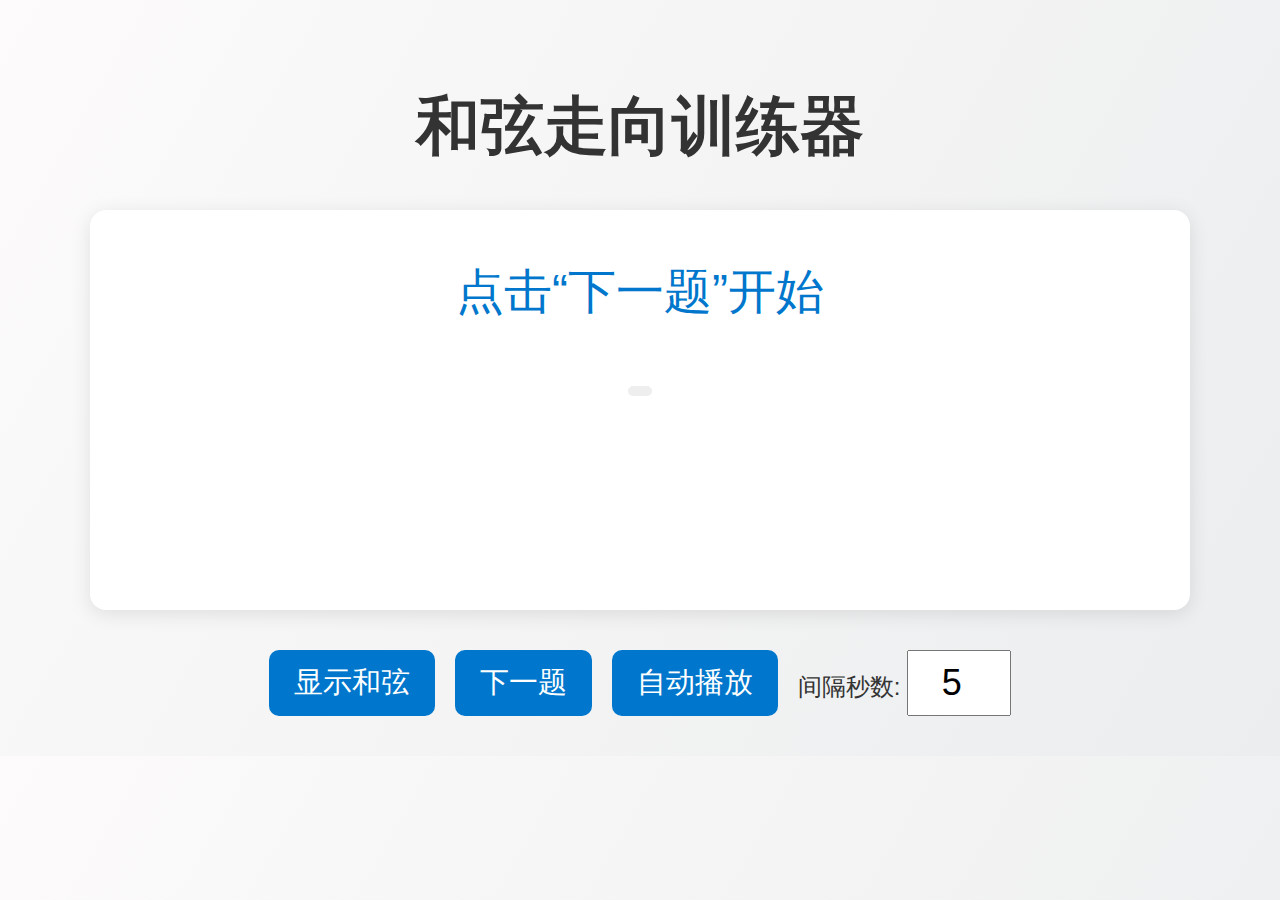
<file: apps/chords_progression/chord_progression.html>
<!DOCTYPE html>
<html lang="zh">
<head>
  <meta charset="UTF-8" />
  <title>和弦走向训练器（高级版）</title>
  <style>
    body {
      font-family: "Segoe UI", sans-serif;
      background: linear-gradient(120deg, #fdfbfb 0%, #ebedee 100%);
      margin: 0;
      padding: 40px;
      display: flex;
      flex-direction: column;
      align-items: center;
      color: #333;
    }
    h1 {
      font-size: 4em;
      margin-bottom: 40px;
    }
    .card {
      background: white;
      border-radius: 16px;
      box-shadow: 0 4px 20px rgba(0,0,0,0.1);
      padding: 50px;
      width: 90%;
      max-width: 1000px;
      text-align: center;
      transition: all 0.3s ease;
      min-height: 300px;
    }
    .progression {
      font-size: 3em;
      color: #0077cc;
      margin-bottom: 20px;
      min-height: 2em;
    }
    .style-tag {
      font-size: 1.2em;
      background: #eee;
      display: inline-block;
      margin-top: 10px;
      margin-bottom: 20px;
      color: #555;
      padding: 5px 12px;
      border-radius: 10px;
    }
    .chords {
      font-size: 2.8em;
      color: #e63946;
      opacity: 0;
      transition: opacity 0.5s ease;
      min-height: 2em;
    }
    .visible {
      opacity: 1 !important;
    }
    .controls {
      margin-top: 40px;
      display: flex;
      flex-direction: row;
      gap: 20px;
      flex-wrap: wrap;
      justify-content: center;
    }
    button {
      font-size: 1.8em;
      padding: 10px 25px;
      border: none;
      background: #0077cc;
      color: white;
      border-radius: 10px;
      cursor: pointer;
      transition: background 0.3s ease;
    }
    button:hover {
      background: #005fa3;
    }
    input[type=number] {
      padding: 10px;
      font-size: 1.5em;
      width: 80px;
      text-align: center;
    }
    label {
      font-size: 1.5em;
    }
  </style>
</head>
<body>
  <h1>和弦走向训练器</h1>
  <div class="card">
    <div class="progression" id="progression">点击“下一题”开始</div>
    <div class="style-tag" id="styleTag"></div>
    <div class="chords" id="chords"></div>
  </div>
  <div class="controls">
    <button onclick="showChords()">显示和弦</button>
    <button onclick="nextProgression()">下一题</button>
    <button onclick="toggleAutoPlay()">自动播放</button>
    <label>
      间隔秒数:
      <input type="number" id="intervalInput" value="5" min="1" />
    </label>
  </div>

  <script>
      const data = {
  "C": [
    ["I–IV–V–I", ["C", "F", "G", "C"], "流行"],
    ["ii–V–I", ["Dm7", "G7", "Cmaj7"], "爵士"],
    ["I–vi–IV–V", ["C", "Am", "F", "G"], "流行"],
    ["I–bVII–IV", ["C", "Bb", "F"], "模态借用"],
    ["I–bII7–I", ["C", "Db7", "C"], "替代"],
    ["I–iii–vi–IV", ["C", "Em", "Am", "F"], "流行"],
    ["I–IV–V7", ["C", "F", "G7"], "属七和弦"],
    ["ii7–V7–Imaj7", ["Dm7", "G7", "Cmaj7"], "爵士标准"],
    ["Imaj7–vi7–ii7–V7", ["Cmaj7", "Am7", "Dm7", "G7"], "爵士循环"],
    ["Iadd9–IVadd9–Vadd9", ["Cadd9", "Fadd9", "Gadd9"], "现代流行"],
    ["Isus2–IVsus4–Vsus4", ["Csus2", "Fsus4", "Gsus4"], "悬挂和弦"],
    ["I6–vi7–ii7–V9", ["C6", "Am7", "Dm7", "G9"], "爵士加色"],
    ["ii9–V13–Imaj7", ["Dm9", "G13", "Cmaj7"], "扩展色彩"],
    ["Imaj9–IVmaj7–V7", ["Cmaj9", "Fmaj7", "G7"], "爵士"],
    ["Imaj7–IVadd9–V11", ["Cmaj7", "Fadd9", "G11"], "现代色彩"],
    ["I–iii–vi–ii7–V7–I", ["C", "Em", "Am", "Dm7", "G7", "C"], "功能和声长进行"]
  ],
  "Am": [
    ["i–iv–v", ["Am", "Dm", "Em"], "自然小调"],
    ["iiø7–V7–i", ["Bm7b5", "E7", "Am"], "和声小调"],
    ["i–VI–III–VII", ["Am", "F", "C", "G"], "流行"],
    ["i7–iv7–bVII7", ["Am7", "Dm7", "G7"], "爵士"],
    ["i6–iv–V7", ["Am6", "Dm", "E7"], "古典小调"],
    ["i–bIImaj7–V7", ["Am", "Bbmaj7", "E7"], "变音"],
    ["i–iv–bVI–V7", ["Am", "Dm", "F", "E7"], "电影感"],
    ["iadd9–ivadd9–V7", ["Amadd9", "Dmadd9", "E7"], "现代流行"],
    ["isus2–ivsus4–Vsus4", ["Asus2", "Dmsus4", "Esus4"], "悬挂和弦"],
    ["i–bVII–bIII–iv", ["Am", "G", "C", "Dm"], "模态流行"],
    ["iiø7–V13–i", ["Bm7b5", "E13", "Am"], "扩展色彩"],
    ["i7–iv7–V9", ["Am7", "Dm7", "E9"], "爵士"],
    ["i–bVI–bII7–i", ["Am", "F", "Bb7", "Am"], "模态替代"]
  ],
"G": [
  ["I–IV–V", ["G", "C", "D"], "基础"],
  ["ii–V–I", ["Am7", "D7", "Gmaj7"], "爵士"],
  ["I–vi–ii–V", ["G", "Em", "Am", "D"], "流行"],
  ["I–bVII7–I", ["G", "F7", "G"], "爵士替代"],
  ["I–bVI–bVII–I", ["G", "Eb", "F", "G"], "电影感"],
  ["I–IV–V7", ["G", "C", "D7"], "属七和弦"],
  ["ii7–V7–Imaj7", ["Am7", "D7", "Gmaj7"], "爵士标准"],
  ["Imaj7–vi7–ii7–V7", ["Gmaj7", "Em7", "Am7", "D7"], "爵士循环"],
  ["Iadd9–IVadd9–Vadd9", ["Gadd9", "Cadd9", "Dadd9"], "现代流行"],
  ["Isus2–IVsus4–Vsus4", ["Gsus2", "Csus4", "Dsus4"], "悬挂和弦"],
  ["I6–vi7–ii7–V9", ["G6", "Em7", "Am7", "D9"], "爵士加色"],
  ["ii9–V13–Imaj7", ["Am9", "D13", "Gmaj7"], "扩展色彩"],
  ["Imaj9–IVmaj7–V7", ["Gmaj9", "Cmaj7", "D7"], "爵士"],
  ["Imaj7–IVadd9–V11", ["Gmaj7", "Cadd9", "D11"], "现代色彩"],
  ["I–iii–vi–ii7–V7–I", ["G", "Bm", "Em", "Am7", "D7", "G"], "功能和声长进行"]
],
"D": [
  ["I–IV–V", ["D", "G", "A"], "基础"],
  ["ii–V–I", ["Em7", "A7", "Dmaj7"], "爵士"],
  ["I–vi–IV–V", ["D", "Bm", "G", "A"], "流行"],
  ["I–bII7–I", ["D", "Eb7", "D"], "替代"],
  ["I–V/vi–vi", ["D", "E7", "Bm"], "功能调性"],
  ["I–IV–V7", ["D", "G", "A7"], "属七和弦"],
  ["ii7–V7–Imaj7", ["Em7", "A7", "Dmaj7"], "爵士标准"],
  ["Imaj7–vi7–ii7–V7", ["Dmaj7", "Bm7", "Em7", "A7"], "爵士循环"],
  ["Iadd9–IVadd9–Vadd9", ["Dadd9", "Gadd9", "Aadd9"], "现代流行"],
  ["Isus2–IVsus4–Vsus4", ["Dsus2", "Gsus4", "Asus4"], "悬挂和弦"],
  ["I6–vi7–ii7–V9", ["D6", "Bm7", "Em7", "A9"], "爵士加色"],
  ["ii9–V13–Imaj7", ["Em9", "A13", "Dmaj7"], "扩展色彩"],
  ["Imaj9–IVmaj7–V7", ["Dmaj9", "Gmaj7", "A7"], "爵士"],
  ["Imaj7–IVadd9–V11", ["Dmaj7", "Gadd9", "A11"], "现代色彩"],
  ["I–iii–vi–ii7–V7–I", ["D", "F#m", "Bm", "Em7", "A7", "D"], "功能和声长进行"]
],
"A": [
  ["I–IV–V", ["A", "D", "E"], "基础"],
  ["ii–V–I", ["Bm7", "E7", "Amaj7"], "爵士"],
  ["I–vi–ii–V", ["A", "F#m", "Bm", "E"], "流行"],
  ["I–bVII–IV", ["A", "G", "D"], "模态借用"],
  ["I–IV–V7", ["A", "D", "E7"], "属七和弦"],
  ["ii7–V7–Imaj7", ["Bm7", "E7", "Amaj7"], "爵士标准"],
  ["Imaj7–vi7–ii7–V7", ["Amaj7", "F#m7", "Bm7", "E7"], "爵士循环"],
  ["Iadd9–IVadd9–Vadd9", ["Aadd9", "Dadd9", "Eadd9"], "现代流行"],
  ["Isus2–IVsus4–Vsus4", ["Asus2", "Dsus4", "Esus4"], "悬挂和弦"],
  ["I6–vi7–ii7–V9", ["A6", "F#m7", "Bm7", "E9"], "爵士加色"],
  ["ii9–V13–Imaj7", ["Bm9", "E13", "Amaj7"], "扩展色彩"],
  ["Imaj9–IVmaj7–V7", ["Amaj9", "Dmaj7", "E7"], "爵士"],
  ["Imaj7–IVadd9–V11", ["Amaj7", "Dadd9", "E11"], "现代色彩"],
  ["I–iii–vi–ii7–V7–I", ["A", "C#m", "F#m", "Bm7", "E7", "A"], "功能和声长进行"]
],
"E": [
  ["I–IV–V", ["E", "A", "B"], "基础"],
  ["ii–V–I", ["F#m7", "B7", "Emaj7"], "爵士"],
  ["I–bVI–bIII–IV", ["E", "C", "G", "A"], "模态"],
  ["I–IV–V7", ["E", "A", "B7"], "属七和弦"],
  ["ii7–V7–Imaj7", ["F#m7", "B7", "Emaj7"], "爵士标准"],
  ["Imaj7–vi7–ii7–V7", ["Emaj7", "C#m7", "F#m7", "B7"], "爵士循环"],
  ["Iadd9–IVadd9–Vadd9", ["Eadd9", "Aadd9", "Badd9"], "现代流行"],
  ["Isus2–IVsus4–Vsus4", ["Esus2", "Asus4", "Bsus4"], "悬挂和弦"],
  ["I6–vi7–ii7–V9", ["E6", "C#m7", "F#m7", "B9"], "爵士加色"],
  ["ii9–V13–Imaj7", ["F#m9", "B13", "Emaj7"], "扩展色彩"],
  ["Imaj9–IVmaj7–V7", ["Emaj9", "Amaj7", "B7"], "爵士"],
  ["Imaj7–IVadd9–V11", ["Emaj7", "Aadd9", "B11"], "现代色彩"],
  ["I–iii–vi–ii7–V7–I", ["E", "G#m", "C#m", "F#m7", "B7", "E"], "功能和声长进行"]
],
"B": [
  ["I–IV–V", ["B", "E", "F#"], "基础"],
  ["ii–V–I", ["C#m7", "F#7", "Bmaj7"], "爵士"],
  ["I–vi–ii–V", ["B", "G#m", "C#m", "F#"], "流行"],
  ["I–bVII–IV", ["B", "A", "E"], "模态借用"],
  ["I–IV–V7", ["B", "E", "F#7"], "属七和弦"],
  ["ii7–V7–Imaj7", ["C#m7", "F#7", "Bmaj7"], "爵士标准"],
  ["Imaj7–vi7–ii7–V7", ["Bmaj7", "G#m7", "C#m7", "F#7"], "爵士循环"],
  ["Iadd9–IVadd9–Vadd9", ["Badd9", "Eadd9", "F#add9"], "现代流行"],
  ["Isus2–IVsus4–Vsus4", ["Bsus2", "Esus4", "F#sus4"], "悬挂和弦"],
  ["I6–vi7–ii7–V9", ["B6", "G#m7", "C#m7", "F#9"], "爵士加色"],
  ["ii9–V13–Imaj7", ["C#m9", "F#13", "Bmaj7"], "扩展色彩"],
  ["Imaj9–IVmaj7–V7", ["Bmaj9", "Emaj7", "F#7"], "爵士"],
  ["Imaj7–IVadd9–V11", ["Bmaj7", "Eadd9", "F#11"], "现代色彩"],
  ["I–iii–vi–ii7–V7–I", ["B", "D#m", "G#m", "C#m7", "F#7", "B"], "功能和声长进行"]
],
"F#": [
  ["I–IV–V", ["F#", "B", "C#"], "基础"],
  ["ii–V–I", ["G#m7", "C#7", "F#maj7"], "爵士"],
  ["I–vi–ii–V", ["F#", "D#m", "G#m", "C#"], "流行"],
  ["I–bVII–IV", ["F#", "E", "B"], "模态借用"],
  ["I–IV–V7", ["F#", "B", "C#7"], "属七和弦"],
  ["ii7–V7–Imaj7", ["G#m7", "C#7", "F#maj7"], "爵士标准"],
  ["Imaj7–vi7–ii7–V7", ["F#maj7", "D#m7", "G#m7", "C#7"], "爵士循环"],
  ["Iadd9–IVadd9–Vadd9", ["F#add9", "Badd9", "C#add9"], "现代流行"],
  ["Isus2–IVsus4–Vsus4", ["F#sus2", "Bsus4", "C#sus4"], "悬挂和弦"],
  ["I6–vi7–ii7–V9", ["F#6", "D#m7", "G#m7", "C#9"], "爵士加色"],
  ["ii9–V13–Imaj7", ["G#m9", "C#13", "F#maj7"], "扩展色彩"],
  ["Imaj9–IVmaj7–V7", ["F#maj9", "Bmaj7", "C#7"], "爵士"],
  ["Imaj7–IVadd9–V11", ["F#maj7", "Badd9", "C#11"], "现代色彩"],
  ["I–iii–vi–ii7–V7–I", ["F#", "A#m", "D#m", "G#m7", "C#7", "F#"], "功能和声长进行"]
],
"Db": [
  ["I–IV–V", ["Db", "Gb", "Ab"], "基础"],
  ["ii–V–I", ["Ebm7", "Ab7", "Dbmaj7"], "爵士"],
  ["I–vi–ii–V", ["Db", "Bbm", "Ebm", "Ab"], "流行"],
  ["I–bVII–IV", ["Db", "Cb", "Gb"], "模态借用"],
  ["I–IV–V7", ["Db", "Gb", "Ab7"], "属七和弦"],
  ["ii7–V7–Imaj7", ["Ebm7", "Ab7", "Dbmaj7"], "爵士标准"],
  ["Imaj7–vi7–ii7–V7", ["Dbmaj7", "Bbm7", "Ebm7", "Ab7"], "爵士循环"],
  ["Iadd9–IVadd9–Vadd9", ["Dbadd9", "Gbadd9", "Abadd9"], "现代流行"],
  ["Isus2–IVsus4–Vsus4", ["Dbsus2", "Gbsus4", "Absus4"], "悬挂和弦"],
  ["I6–vi7–ii7–V9", ["Db6", "Bbm7", "Ebm7", "Ab9"], "爵士加色"],
  ["ii9–V13–Imaj7", ["Ebm9", "Ab13", "Dbmaj7"], "扩展色彩"],
  ["Imaj9–IVmaj7–V7", ["Dbmaj9", "Gbmaj7", "Ab7"], "爵士"],
  ["Imaj7–IVadd9–V11", ["Dbmaj7", "Gbadd9", "Ab11"], "现代色彩"],
  ["I–iii–vi–ii7–V7–I", ["Db", "F", "Bbm", "Ebm7", "Ab7", "Db"], "功能和声长进行"]
],
"F": [
  ["I–IV–V", ["F", "Bb", "C"], "基础"],
  ["ii–V–I", ["Gm7", "C7", "Fmaj7"], "爵士"],
  ["I–bVII–IV", ["F", "Eb", "Bb"], "模态借用"],
  ["I–bII7–I", ["F", "Gb7", "F"], "替代"],
  ["I–IV–V7", ["F", "Bb", "C7"], "属七和弦"],
  ["ii7–V7–Imaj7", ["Gm7", "C7", "Fmaj7"], "爵士标准"],
  ["Imaj7–vi7–ii7–V7", ["Fmaj7", "Dm7", "Gm7", "C7"], "爵士循环"],
  ["Iadd9–IVadd9–Vadd9", ["Fadd9", "Bbadd9", "Cadd9"], "现代流行"],
  ["Isus2–IVsus4–Vsus4", ["Fsus2", "Bbsus4", "Csus4"], "悬挂和弦"],
  ["I6–vi7–ii7–V9", ["F6", "Dm7", "Gm7", "C9"], "爵士加色"],
  ["ii9–V13–Imaj7", ["Gm9", "C13", "Fmaj7"], "扩展色彩"],
  ["Imaj9–IVmaj7–V7", ["Fmaj9", "Bbmaj7", "C7"], "爵士"],
  ["Imaj7–IVadd9–V11", ["Fmaj7", "Bbadd9", "C11"], "现代色彩"],
  ["I–iii–vi–ii7–V7–I", ["F", "A", "Dm", "Gm7", "C7", "F"], "功能和声长进行"]
],
"Bb": [
  ["I–IV–V", ["Bb", "Eb", "F"], "基础"],
  ["ii–V–I", ["Cm7", "F7", "Bbmaj7"], "爵士"],
  ["I–vi–ii–V", ["Bb", "Gm", "Cm", "F"], "流行"],
  ["I–bVII–IV", ["Bb", "Ab", "Eb"], "模态借用"],
  ["I–IV–V7", ["Bb", "Eb", "F7"], "属七和弦"],
  ["ii7–V7–Imaj7", ["Cm7", "F7", "Bbmaj7"], "爵士标准"],
  ["Imaj7–vi7–ii7–V7", ["Bbmaj7", "Gm7", "Cm7", "F7"], "爵士循环"],
  ["Iadd9–IVadd9–Vadd9", ["Bbadd9", "Ebadd9", "Fadd9"], "现代流行"],
  ["Isus2–IVsus4–Vsus4", ["Bbsus2", "Ebsus4", "Fsus4"], "悬挂和弦"],
  ["I6–vi7–ii7–V9", ["Bb6", "Gm7", "Cm7", "F9"], "爵士加色"],
  ["ii9–V13–Imaj7", ["Cm9", "F13", "Bbmaj7"], "扩展色彩"],
  ["Imaj9–IVmaj7–V7", ["Bbmaj9", "Ebmaj7", "F7"], "爵士"],
  ["Imaj7–IVadd9–V11", ["Bbmaj7", "Ebadd9", "F11"], "现代色彩"],
  ["I–iii–vi–ii7–V7–I", ["Bb", "D", "Gm", "Cm7", "F7", "Bb"], "功能和声长进行"]
],
"Eb": [
  ["I–IV–V", ["Eb", "Ab", "Bb"], "基础"],
  ["ii–V–I", ["Fm7", "Bb7", "Ebmaj7"], "爵士"],
  ["I–bVII–IV", ["Eb", "Db", "Ab"], "模态借用"],
  ["I–IV–V7", ["Eb", "Ab", "Bb7"], "属七和弦"],
  ["ii7–V7–Imaj7", ["Fm7", "Bb7", "Ebmaj7"], "爵士标准"],
  ["Imaj7–vi7–ii7–V7", ["Ebmaj7", "Cm7", "Fm7", "Bb7"], "爵士循环"],
  ["Iadd9–IVadd9–Vadd9", ["Ebadd9", "Abadd9", "Bbadd9"], "现代流行"],
  ["Isus2–IVsus4–Vsus4", ["Ebsus2", "Absus4", "Bbsus4"], "悬挂和弦"],
  ["I6–vi7–ii7–V9", ["Eb6", "Cm7", "Fm7", "Bb9"], "爵士加色"],
  ["ii9–V13–Imaj7", ["Fm9", "Bb13", "Ebmaj7"], "扩展色彩"],
  ["Imaj9–IVmaj7–V7", ["Ebmaj9", "Abmaj7", "Bb7"], "爵士"],
  ["Imaj7–IVadd9–V11", ["Ebmaj7", "Abadd9", "Bb11"], "现代色彩"],
  ["I–iii–vi–ii7–V7–I", ["Eb", "G", "Cm", "Fm7", "Bb7", "Eb"], "功能和声长进行"]
],
"Ab": [
  ["I–IV–V", ["Ab", "Db", "Eb"], "基础"],
  ["ii–V–I", ["Bbm7", "Eb7", "Abmaj7"], "爵士"],
  ["I–vi–ii–V", ["Ab", "Fm", "Bbm", "Eb"], "流行"],
  ["I–bVII–IV", ["Ab", "Gb", "Db"], "模态借用"],
  ["I–IV–V7", ["Ab", "Db", "Eb7"], "属七和弦"],
  ["ii7–V7–Imaj7", ["Bbm7", "Eb7", "Abmaj7"], "爵士标准"],
  ["Imaj7–vi7–ii7–V7", ["Abmaj7", "Fm7", "Bbm7", "Eb7"], "爵士循环"],
  ["Iadd9–IVadd9–Vadd9", ["Abadd9", "Dbadd9", "Ebadd9"], "现代流行"],
  ["Isus2–IVsus4–Vsus4", ["Absus2", "Dbsus4", "Ebsus4"], "悬挂和弦"],
  ["I6–vi7–ii7–V9", ["Ab6", "Fm7", "Bbm7", "Eb9"], "爵士加色"],
  ["ii9–V13–Imaj7", ["Bbm9", "Eb13", "Abmaj7"], "扩展色彩"],
  ["Imaj9–IVmaj7–V7", ["Abmaj9", "Dbmaj7", "Eb7"], "爵士"],
  ["Imaj7–IVadd9–V11", ["Abmaj7", "Dbadd9", "Eb11"], "现代色彩"],
  ["I–iii–vi–ii7–V7–I", ["Ab", "C", "Fm", "Bbm7", "Eb7", "Ab"], "功能和声长进行"]
],
"Gb": [
  ["I–IV–V", ["Gb", "Cb", "Db"], "基础"],
  ["ii–V–I", ["Abm7", "Db7", "Gbmaj7"], "爵士"],
  ["I–vi–ii–V", ["Gb", "Eb", "Abm", "Db"], "流行"],
  ["I–bVII–IV", ["Gb", "Fb", "Cb"], "模态借用"],
  ["I–IV–V7", ["Gb", "Cb", "Db7"], "属七和弦"],
  ["ii7–V7–Imaj7", ["Abm7", "Db7", "Gbmaj7"], "爵士标准"],
  ["Imaj7–vi7–ii7–V7", ["Gbmaj7", "Ebm7", "Abm7", "Db7"], "爵士循环"],
  ["Iadd9–IVadd9–Vadd9", ["Gbadd9", "Cbadd9", "Dbadd9"], "现代流行"],
  ["Isus2–IVsus4–Vsus4", ["Gbsus2", "Cbsus4", "Dbsus4"], "悬挂和弦"],
  ["I6–vi7–ii7–V9", ["Gb6", "Ebm7", "Abm7", "Db9"], "爵士加色"],
  ["ii9–V13–Imaj7", ["Abm9", "Db13", "Gbmaj7"], "扩展色彩"],
  ["Imaj9–IVmaj7–V7", ["Gbmaj9", "Cbmaj7", "Db7"], "爵士"],
  ["Imaj7–IVadd9–V11", ["Gbmaj7", "Cbadd9", "Db11"], "现代色彩"],
  ["I–iii–vi–ii7–V7–I", ["Gb", "Bb", "Ebm", "Abm7", "Db7", "Gb"], "功能和声长进行"]
],
"Am": [
  ["i–iv–v", ["Am", "Dm", "Em"], "基础"],
  ["iiø7–V7–i", ["Bm7b5", "E7", "Am"], "爵士"],
  ["i–VI–III–VII", ["Am", "F", "C", "G"], "流行"],
  ["i–VII–VI", ["Am", "G", "F"], "模态借用"],
  ["i–iv–V7", ["Am", "Dm", "E7"], "属七和弦"],
  ["iiø7–V7–imaj7", ["Bm7b5", "E7", "Ammaj7"], "爵士变体"],
  ["i7–VI7–III7–VII7", ["Am7", "F7", "C7", "G7"], "爵士循环"],
  ["iadd9–ivadd9–vadd9", ["Amadd9", "Dmadd9", "Emadd9"], "现代流行"],
  ["isus2–ivsus4–vsus4", ["Asus2", "Dmsus4", "Esus4"], "悬挂和弦"],
  ["i6–iv7–v7–V9", ["Am6", "Dm7", "Em7", "E9"], "爵士加色"],
  ["iiø9–V13–i", ["Bm7b9b5", "E13", "Am"], "扩展色彩"],
  ["imaj9–IVmaj7–V7", ["Ammaj9", "Dmmaj7", "E7"], "爵士"],
  ["imaj7–ivadd9–V11", ["Ammaj7", "Dmadd9", "E11"], "现代色彩"],
  ["i–III–VI–iiø7–V7–i", ["Am", "C", "F", "Bm7b5", "E7", "Am"], "功能和声长进行"]
],
"Em": [
  ["i–iv–v", ["Em", "Am", "Bm"], "基础"],
  ["iiø7–V7–i", ["F#m7b5", "B7", "Em"], "爵士"],
  ["i–VI–III–VII", ["Em", "C", "G", "D"], "流行"],
  ["i–VII–VI", ["Em", "D", "C"], "模态借用"],
  ["i–iv–V7", ["Em", "Am", "B7"], "属七和弦"],
  ["iiø7–V7–imaj7", ["F#m7b5", "B7", "Emmaj7"], "爵士变体"],
  ["i7–VI7–III7–VII7", ["Em7", "C7", "G7", "D7"], "爵士循环"],
  ["iadd9–ivadd9–vadd9", ["Emadd9", "Amadd9", "Bmadd9"], "现代流行"],
  ["isus2–ivsus4–vsus4", ["Esus2", "Amsus4", "Bsus4"], "悬挂和弦"],
  ["i6–iv7–v7–V9", ["Em6", "Am7", "Bm7", "B9"], "爵士加色"],
  ["iiø9–V13–i", ["F#m7b9b5", "B13", "Em"], "扩展色彩"],
  ["imaj9–IVmaj7–V7", ["Emmaj9", "Ammaj7", "B7"], "爵士"],
  ["imaj7–ivadd9–V11", ["Emmaj7", "Amadd9", "B11"], "现代色彩"],
  ["i–III–VI–iiø7–V7–i", ["Em", "G", "C", "F#m7b5", "B7", "Em"], "功能和声长进行"]
],
"Dm": [
  ["i–iv–v", ["Dm", "Gm", "Am"], "基础"],
  ["iiø7–V7–i", ["Em7b5", "A7", "Dm"], "爵士"],
  ["i–VI–III–VII", ["Dm", "Bb", "F", "C"], "流行"],
  ["i–VII–VI", ["Dm", "C", "Bb"], "模态借用"],
  ["i–iv–V7", ["Dm", "Gm", "A7"], "属七和弦"],
  ["iiø7–V7–imaj7", ["Em7b5", "A7", "Dmmaj7"], "爵士变体"],
  ["i7–VI7–III7–VII7", ["Dm7", "Bb7", "F7", "C7"], "爵士循环"],
  ["iadd9–ivadd9–vadd9", ["Dmadd9", "Gmadd9", "Amadd9"], "现代流行"],
  ["isus2–ivsus4–vsus4", ["Dmsus2", "Gmsus4", "Asus4"], "悬挂和弦"],
  ["i6–iv7–v7–V9", ["Dm6", "Gm7", "Am7", "A9"], "爵士加色"],
  ["iiø9–V13–i", ["Em7b9b5", "A13", "Dm"], "扩展色彩"],
  ["imaj9–IVmaj7–V7", ["Dmmaj9", "Gmmaj7", "A7"], "爵士"],
  ["imaj7–ivadd9–V11", ["Dmmaj7", "Gmadd9", "A11"], "现代色彩"],
  ["i–III–VI–iiø7–V7–i", ["Dm", "F", "Bb", "Em7b5", "A7", "Dm"], "功能和声长进行"]
]
};



    let current = {};
    let autoPlay = false;
    let interval = 5;
    let autoTimer;

    function getRandomKey() {
      const keys = Object.keys(data);
      return keys[Math.floor(Math.random() * keys.length)];
    }

    function nextProgression() {
      const key = getRandomKey();
      const progressions = data[key];
      const selected = progressions[Math.floor(Math.random() * progressions.length)];
      current = {
        key,
        progression: selected[0],
        chords: selected[1],
        style: selected[2] || "未分类"
      };
      document.getElementById("progression").textContent = key + " 调: " + selected[0];
      document.getElementById("chords").textContent = current.chords.join(" – ");
      document.getElementById("chords").classList.remove("visible");
      document.getElementById("styleTag").textContent = current.style;
    }

    function showChords() {
      document.getElementById("chords").classList.add("visible");
    }

    function toggleAutoPlay() {
      autoPlay = !autoPlay;
      const btn = document.querySelector("button[onclick='toggleAutoPlay()']");
      if (autoPlay) {
        interval = parseInt(document.getElementById("intervalInput").value) || 5;
        btn.textContent = "停止播放";
        autoLoop();
      } else {
        clearTimeout(autoTimer);
        btn.textContent = "自动播放";
      }
    }

    function autoLoop() {
      nextProgression();
      autoTimer = setTimeout(() => {
        showChords();
        autoTimer = setTimeout(autoLoop, interval * 1000);
      }, interval * 1000);
    }
  </script>
</body>
</html>
</file>
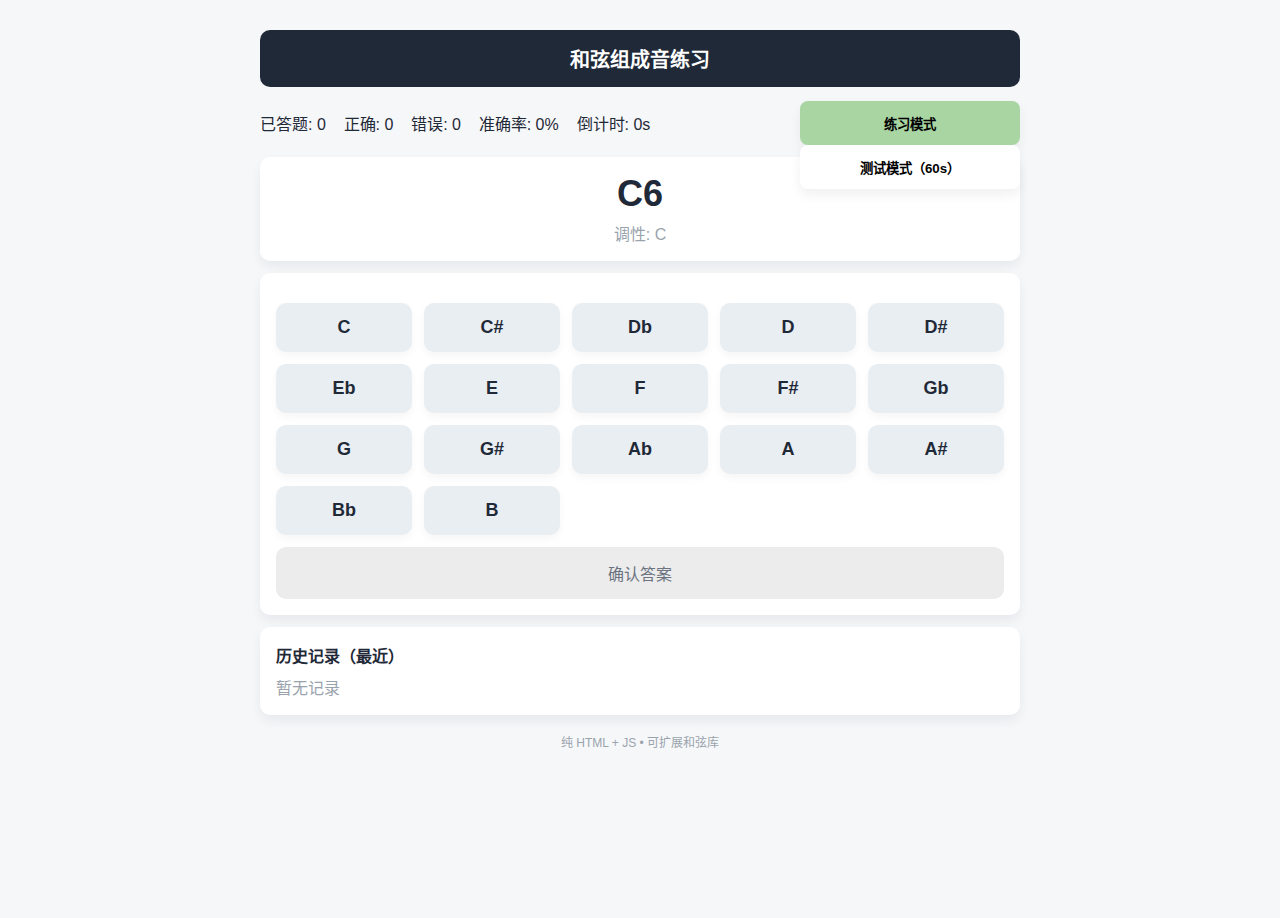
<file: apps/和弦组成音/组成音.html>
<!doctype html>
<html lang="zh-CN">
<head>
  <meta charset="utf-8" />
  <meta name="viewport" content="width=device-width,initial-scale=1" />
  <title>和弦组成音记忆</title>
  <style>
    html {
  overflow-y: scroll; /* 防止滚动条出现/消失时页面抖动 */
  scrollbar-width: none; /* Firefox */
  -ms-overflow-style: none;  /* IE 10+ */
}

html::-webkit-scrollbar {
  display: none; /* Chrome, Safari, Edge */
}
    :root{
      --bg:#f6f7f9; --card:#fff; --accent:#1f2937; --muted:#9aa3ad;
      --btn:#e9eef2; --success:#daf5e9; --danger:#fdecea;
      --shadow: 0 6px 12px rgba(15,23,42,0.06);
      --selected-color: #a8d5a2; /* 浅绿色 */
      font-family: -apple-system, BlinkMacSystemFont, "Helvetica Neue", Arial, "Noto Sans SC", "PingFang SC", "Microsoft Yahei", sans-serif;
    }
    html,body{height:100%; margin:0; background:var(--bg); color:var(--accent);}
    .wrap{max-width:760px; margin:18px auto; padding:12px;}
    header{background:var(--accent); color:#fff; padding:14px 18px; border-radius:10px; text-align:center; font-size:20px; font-weight:600;}
    .row{display:flex; gap:12px; align-items:center;}
    .card{background:var(--card); border-radius:10px; padding:16px; box-shadow:var(--shadow);}
    .status{
      display:flex; 
      gap:12px; 
      align-items:center; 
      margin-top:14px; 
      justify-content:space-between; 
      flex-wrap:wrap;
      transition: background-color 0.3s ease;
    }
    /* 测试结束状态背景色 */
    .status.test-ended {
      background-color: var(--selected-color);
    }
    .status .item, .status .modes button {
      background:#fff; 
      padding:10px 12px; 
      border-radius:8px; 
      box-shadow:var(--shadow);
      flex-grow:1; 
      min-width:220px;
      display:flex;
      align-items:center;
      justify-content:center;
      height:44px;  /* 统一高度 */
      font-weight:600;
      cursor:pointer;
      user-select:none;
      transition: background-color 0.3s, color 0.3s;
      color: black; /* 所有按钮默认黑色字体 */
      border: none;
    }
    .status .item {
      cursor: default;
      justify-content: flex-start;
      font-weight: 500;
      color: var(--accent);
      box-shadow: none;
      background: transparent;
      flex-grow: 3;
      min-width: auto;
      height: auto;
      padding: 0;
      user-select: text;
    }
    .modes {
      gap:10px;
      flex-grow: 0;
      min-width: 160px;
      padding: 0;
      margin: 0;
      background: transparent;
      box-shadow: none;
      height: 44px;
    }
    .modes button{
      background:var(--card);
      color: black;
      border:none;
      border-radius:8px;
    }
    .modes button.active{
      background: var(--selected-color);
      color: black;
    }
    .center-card{margin-top:12px; text-align:center;}
    .chord-name{font-size:36px; font-weight:700;}
    .chord-root{color:var(--muted); margin-top:6px;}
    .note-grid{display:grid; grid-template-columns:repeat(5,1fr); gap:12px; margin-top:14px;}
    .note-btn{
      background:var(--btn); 
      border:none; 
      padding:14px 6px; 
      border-radius:10px; 
      font-size:18px; 
      font-weight:600; 
      box-shadow:0 4px 8px rgba(15,23,42,0.04); 
      cursor:pointer;
      user-select:none;
      transition: background-color 0.2s, outline 0.2s;
      color: var(--accent);
    }
    .note-btn.active{
      background:#dbeaef; 
      outline:2px solid #8bc5d6;
    }
    .note-btn:active {
      box-shadow: inset 0 2px 6px rgba(15,23,42,0.2);
    }
    .confirm{
      width:100%; 
      padding:14px; 
      border-radius:10px; 
      border:none; 
      font-size:16px; 
      margin-top:12px; 
      cursor:pointer; 
      background:#ececec; 
      color:#6b7280;
      user-select:none;
      transition: background-color 0.3s, color 0.3s;
    }
    .confirm:hover:not(:disabled){
      background:#c7d8e7;
      color:#1f2937;
    }
    .confirm:disabled {
      cursor: not-allowed;
      opacity: 0.6;
    }
    .info{
      margin-top:12px; 
      background:#fff; 
      padding:12px; 
      border-radius:10px; 
      box-shadow:var(--shadow);
      user-select:none;
      display: none
    }
    .history{
      margin-top:12px;
    }
    .hist-item{
      padding:8px; 
      border-radius:8px; 
      margin-bottom:8px; 
      font-size:14px;
      user-select:none;
    }
    .hist-item.ok{
      background:var(--success); 
      border:1px solid #cfead6;
    }
    .hist-item.err{
      background:var(--danger); 
      border:1px solid #f4c9c3;
    }
    footer{
      margin-top:18px; 
      text-align:center; 
      color:var(--muted); 
      font-size:12px;
      user-select:none;
    }
    @media (max-width:520px){
      .note-grid{grid-template-columns:repeat(4,1fr);}
      .status .item, .status .modes button {min-width:150px;}
      .modes button {font-size:14px;}
    }
  </style>
</head>
<body>
  <div class="wrap">
    <header>和弦组成音练习</header>

    <!-- 状态栏，模式按钮在右 -->
    <div class="status" id="statusBar">
      <div class="item card" id="stats">
        已答题: <span id="answered">0</span> &nbsp;&nbsp;
        正确: <span id="correct">0</span> &nbsp;&nbsp;
        错误: <span id="wrong">0</span> &nbsp;&nbsp;
        准确率: <span id="accuracy">0</span>% &nbsp;&nbsp;
        倒计时: <span id="timeLeft">60</span>s
      </div>
      <div class="modes">
        <button class="mode-practice active" id="practiceBtn">练习模式</button>
        <button class="mode-test" id="testBtn">测试模式（60s）</button>
      </div>
    </div>

    <div class="card center-card">
      <div class="chord-name" id="chordDisplay">Cmaj7</div>
      <div class="chord-root" id="chordRoot">调性: C</div>
    </div>

    <div class="card" style="margin-top:12px;">
      <div class="note-grid" id="noteGrid">
        <!-- 按键由 JS 生成 -->
      </div>

      <button class="confirm" id="confirmBtn">确认答案</button>
    </div>

    <div class="info">
      <div style="margin-top:8px;">已答题 <span id="answered2">0</span> 道，准确率 <span id="accuracy2">0</span>%</div>
    </div>

    <div class="history card" id="historyWrap">
      <div style="font-weight:700; margin-bottom:8px;">历史记录（最近）</div>
      <div id="historyList"><div style="color:#9aa3ad;">暂无记录</div></div>
    </div>

    <footer>纯 HTML + JS • 可扩展和弦库</footer>
  </div>

<script>
const NOTES_SHARP = ["C","C#","D","D#","E","F","F#","G","G#","A","A#","B"];
const NOTES_FLAT  = ["C","Db","D","Eb","E","F","Gb","G","Ab","A","Bb","B"];
const UI_NOTES = ["C","C#","Db","D","D#","Eb","E","F","F#","Gb","G","G#","Ab","A","A#","Bb","B"];

const CHORD_TYPES = {
  "": [0,4,7],
  "m": [0,3,7],
  "aug": [0,4,8],
  "dim": [0,3,6],
  "maj7": [0,4,7,11],
  "m7": [0,3,7,10],
  "7": [0,4,7,10],
  "m7b5": [0,3,6,10],
  "sus2": [0,2,7],
  "sus4": [0,5,7],
  "add9": [0,4,7,14],
  "6": [0,4,7,9],
  "9": [0,4,7,10,14],
  "11": [0,4,7,10,14,17],
  "maj9": [0,4,7,11,14],
  "13": [0,4,7,10,14,21]
};

function noteToPc(n){
  let i = NOTES_SHARP.indexOf(n);
  if(i>=0) return i;
  i = NOTES_FLAT.indexOf(n);
  if(i>=0) return i;
  return null;
}
function mod(n,m){ return ((n % m) + m) % m; }

function chordPcs(root, intervals){
  const r = noteToPc(root);
  if(r===null) return [];
  const pcs = intervals.map(iv => mod(r + iv, 12));
  return Array.from(new Set(pcs)).sort((a,b)=>a-b);
}

const chordDB = [];
for(const root of NOTES_SHARP){
  for(const [label, iv] of Object.entries(CHORD_TYPES)){
    chordDB.push({
      id: root + "_" + label,
      root,
      label,
      name: root + label,
      pcs: chordPcs(root, iv)
    });
  }
}

const qIndexEl = document.getElementById('qIndex');
const correctEl = document.getElementById('correct');
const wrongEl = document.getElementById('wrong');
const chordDisplay = document.getElementById('chordDisplay');
const chordRoot = document.getElementById('chordRoot');
const noteGrid = document.getElementById('noteGrid');
const confirmBtn = document.getElementById('confirmBtn');
const practiceBtn = document.getElementById('practiceBtn');
const testBtn = document.getElementById('testBtn');
const modeLabel = document.getElementById('modeLabel');
const timeLeftEl = document.getElementById('timeLeft');
const accuracyEl = document.getElementById('accuracy');
const answeredEl = document.getElementById('answered');
const answeredEl2 = document.getElementById('answered2');
const accuracyEl2 = document.getElementById('accuracy2');
const historyList = document.getElementById('historyList');
const statsDiv = document.getElementById('stats');
const statusBar = document.getElementById('statusBar');

let mode = 'practice'; // practice | test
let currentChord = null;
let selected = new Set();
let correct = 0, wrong = 0, answered = 0;
let history = [];

let timer = null;
let timeLeft = 60;
let running = false;

function renderNoteButtons(){
  noteGrid.innerHTML = '';
  UI_NOTES.forEach(note=>{
    const btn = document.createElement('button');
    btn.className = 'note-btn';
    btn.textContent = note;
    btn.dataset.note = note;
    btn.addEventListener('click', ()=> {
      toggleNote(note, btn);
    });
    noteGrid.appendChild(btn);
  });
}
renderNoteButtons();

function toggleNote(note, btn){
  const pc = noteToPc(note);
  if(pc===null) return;
  if(selected.has(pc)){
    selected.delete(pc);
    btn.classList.remove('active');
  } else {
    selected.add(pc);
    btn.classList.add('active');
  }
}

function randomChord(){
  return chordDB[Math.floor(Math.random() * chordDB.length)];
}

function showChord(chord){
  currentChord = chord;
  chordDisplay.textContent = chord.name;
  chordRoot.textContent = '调性: ' + chord.root;
  selected.clear();
  document.querySelectorAll('.note-btn').forEach(b => b.classList.remove('active'));
}

function checkAnswer(){
  const chosen = Array.from(selected).sort((a,b)=>a-b);
  const expected = currentChord.pcs.slice().sort((a,b)=>a-b);
  const correctFlag = chosen.length === expected.length && chosen.every((v,i)=>v===expected[i]);

  history.unshift({ chord: currentChord.name, chosen, expected, ok: correctFlag });

  if(correctFlag) correct++;
  else wrong++;
  answered++;

  updateStats();
  renderHistory();

  if(mode === 'practice'){
    setTimeout(()=> {
      showChord(randomChord());
      selected.clear();
      document.querySelectorAll('.note-btn').forEach(b => b.classList.remove('active'));
    }, 600);
  } else {
    if(running) showChord(randomChord());
  }
}

function updateStats(){
  correctEl.textContent = correct;
  wrongEl.textContent = wrong;
  answeredEl.textContent = answered;
  answeredEl2.textContent = answered;
  const total = correct + wrong;
  const acc = total === 0 ? 0 : Math.round((correct / total) * 100);
  accuracyEl.textContent = acc;
  accuracyEl2.textContent = acc;
  timeLeftEl.textContent = mode === 'test' && running ? timeLeft : 0;
  statsDiv.innerHTML = `
    已答题: ${answered} &nbsp;&nbsp;
    正确: ${correct} &nbsp;&nbsp;
    错误: ${wrong} &nbsp;&nbsp;
    准确率: ${acc}% &nbsp;&nbsp;
    倒计时: ${mode === 'test' && running ? timeLeft : 0}s
  `;
  if (!running && mode === 'practice' && history.length > 0) {
    statusBar.classList.remove('test-ended');
  }
}

function renderHistory(){
  historyList.innerHTML = '';
  if(history.length === 0){
    historyList.innerHTML = '<div style="color:#9aa3ad;">暂无记录</div>';
    return;
  }
  const maxShow = 8;
  history.slice(0, maxShow).forEach(h => {
    const div = document.createElement('div');
    div.className = 'hist-item ' + (h.ok ? 'ok' : 'err');
    const expectedSet = new Set(h.expected);
    const chosenStr = h.chosen.map(pc => {
      const note = NOTES_SHARP[pc];
      const correctMark = expectedSet.has(pc) ? '✔️' : '❌';
      const color = expectedSet.has(pc) ? '#15803d' : '#b91c1c'; // 绿 / 红
      return `<span style="margin-right:6px; color:${color};">${note} ${correctMark}</span>`;
    }).join('');
    div.innerHTML = `<div style="font-weight:700">${h.chord} — ${h.ok ? '正确' : '错误'}</div>
                     <div style="font-size:12px; color:#6b7280; margin-top:4px;">
                       期望音: ${h.expected.map(i => NOTES_SHARP[i]).join(', ')}
                     </div>
                     <div style="font-size:12px; color:#444; margin-top:2px;">
                       你的选择: ${chosenStr || '<em>无</em>'}
                     </div>`;
    historyList.appendChild(div);
  });
}

function startTest(){
  mode = 'test';
  correct = 0; wrong = 0; answered = 0;
  history = [];
  timeLeft = 60;
  running = true;
  updateStats();
  renderHistory();
  showChord(randomChord());

  practiceBtn.classList.remove('active');
  testBtn.classList.add('active');
  statusBar.classList.remove('test-ended');

  if(timer) clearInterval(timer);
  timer = setInterval(() => {
    timeLeft--;
    updateStats();
    if(timeLeft <= 0){
      clearInterval(timer);
      running = false;
      mode = 'practice';
      practiceBtn.classList.add('active');
      testBtn.classList.remove('active');
      updateStats();
      // 测试结束，状态栏背景变浅绿色
      statusBar.classList.add('test-ended');
      confirmBtn.disabled = true;
    }
  }, 1000);
}

function stopTest(){
  if(timer) { clearInterval(timer); timer = null; }
  running = false;
  timeLeft = 0;
  updateStats();
  statusBar.classList.remove('test-ended');
  confirmBtn.disabled = false;
}

confirmBtn.addEventListener('click', () => {
  if(mode === 'test' && !running) return;
  if(!currentChord) return;
  checkAnswer();
});

practiceBtn.addEventListener('click', () => {
  if(mode === 'practice') return;
  stopTest();
  mode = 'practice';
  correct = 0; wrong = 0; answered = 0;
  history = [];
  updateStats();
  renderHistory();
  showChord(randomChord());
  practiceBtn.classList.add('active');
  testBtn.classList.remove('active');
  confirmBtn.disabled = false;
  statusBar.classList.remove('test-ended');
});

testBtn.addEventListener('click', () => {
  if(mode === 'test') return;
  confirmBtn.disabled = false;
  startTest();
});

function init(){
  mode = 'practice';
  correct = 0; wrong = 0; answered = 0;
  timeLeft = 0;
  updateStats();
  history = [];
  renderHistory();
  showChord(randomChord());
  confirmBtn.disabled = false;
  practiceBtn.classList.add('active');
  testBtn.classList.remove('active');
  statusBar.classList.remove('test-ended');
}
init();
</script>
</body>
</html>
</file>
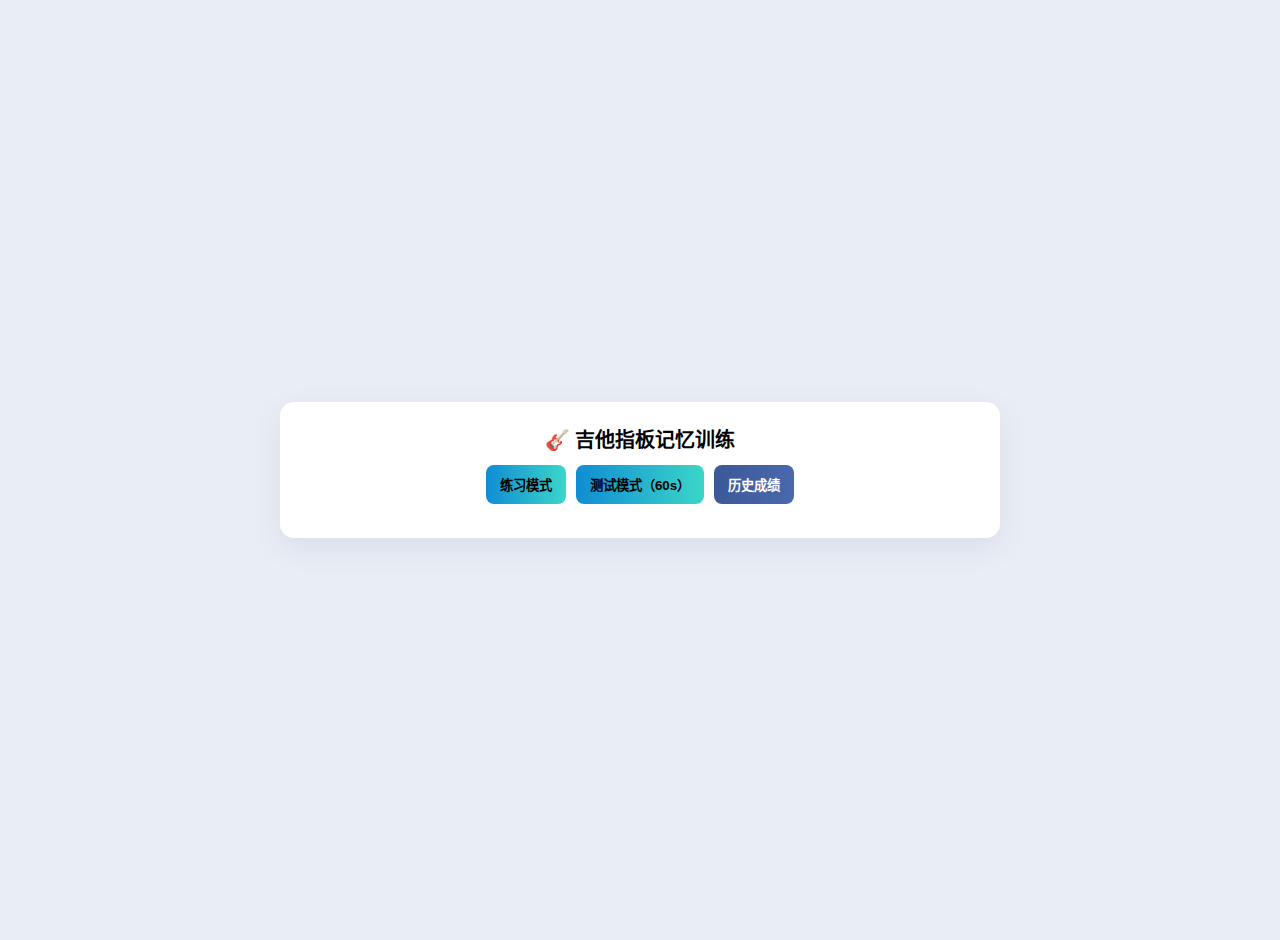
<file: apps/指板记忆/指板记忆.html>
<!DOCTYPE html>
<html lang="zh-CN">
<head>
<meta charset="utf-8" />
<title>吉他指板记忆</title>
<meta name="viewport" content="width=device-width,initial-scale=1" />
<style>
  html {
  overflow-y: scroll; /* 防止滚动条出现/消失时页面抖动 */
  scrollbar-width: none; /* Firefox */
  -ms-overflow-style: none;  /* IE 10+ */
}

html::-webkit-scrollbar {
  display: none; /* Chrome, Safari, Edge */
}
  body {
    font-family: Arial, "Microsoft Yahei", sans-serif;
    background: #e9eef6;
    margin: 0;
    min-height: 100vh;
    display: flex;
    align-items: center;
    justify-content: center;
    padding: 20px;
  }
  .card {
    width: 100%;
    max-width: 720px;
    background: #fff;
    border-radius: 14px;
    box-shadow: 0 10px 30px rgba(20,30,60,0.08);
    padding: 22px;
    box-sizing: border-box;
    text-align: center;
  }
  h1 { margin: 0 0 12px; font-size: 20px; }
  .controls {
    margin-bottom: 12px;
    display: flex;
    gap: 10px;
    flex-wrap: wrap;
    justify-content: center;
  }
  .mode-btn {
    background: linear-gradient(90deg,#108cd3,#3bd6c8); /* 薄荷绿 */
    color: black;
    border: none;
    padding: 10px 14px;
    border-radius: 8px;
    cursor: pointer;
    font-weight: 600;
  }
  .mode-btn.history {
    background: linear-gradient(90deg,#3b5998,#4a69ad);
    color: white;
  }
  .mode-btn:active { transform: translateY(1px); }
  #question {
    margin: 16px 0 10px;
    font-size: 26px;  /* 更大字体 */
    line-height: 1.6; /* 行距更大 */
    color:#223;
  }
  .timer { font-size: 14px; color: #d9534f; margin-bottom: 10px; }
  #note-buttons {
    display: grid;
    grid-template-columns: repeat(4, 1fr);
    gap: 8px;
    margin: 10px 0;
  }
  #note-buttons button {
    border: none;
    padding: 8px 4px; /* 按钮更小 */
    border-radius: 8px;
    font-weight: 900;
    font-size: 14px;  /* 字体更小 */
    color: black;
    cursor: pointer;
    min-height: 36px; /* 高度减小 */
    background: linear-gradient(135deg,#40e0d0,#3bd6c8);
    box-shadow: 0 4px 10px rgba(40,60,100,0.06);
    transition: transform .08s ease;
  }
  #note-buttons button:hover { transform: translateY(-3px); }
  #feedback { margin-top: 10px; font-weight: 700; min-height: 26px; }
  #stats { margin-top: 10px; color:#444; }
  #next-btn {
    display: block; margin: 14px auto 0;
    background: linear-gradient(90deg,#f39c12,#f6b042);
    color: white; border: none; padding: 8px 12px;
    border-radius: 8px; cursor: pointer; font-weight: 700;
    min-height: 36px;
  }
  .next-btn-container {
    height: 60px; /* 固定高度避免跳动 */
  }
  #history-list {
    display: none; /* 默认不显示 */
    text-align: left;
    margin-top: 20px;
    border-top: 1px solid #ddd;
    padding-top: 10px;
    font-size: 14px;
    max-height: 200px;
    overflow-y: auto;
  }
  #history-list h3 { margin-top:0; }
  #history-list ul { padding-left: 20px; margin:0; }
</style>
</head>
<body>
  <div class="card">
    <h1>🎸 吉他指板记忆训练</h1>
    <div class="controls">
      <button class="mode-btn" onclick="startPractice()">练习模式</button>
      <button class="mode-btn" onclick="startTest(60)">测试模式（60s）</button>
      <button class="mode-btn history" onclick="toggleHistory()">历史成绩</button>
    </div>
    <div id="game-area" style="display:none;">
      <div id="question"></div>
      <div id="timer" class="timer"></div>
      <div id="note-buttons"></div>
      <div id="feedback"></div>
      <div id="stats"></div>
      <div class="next-btn-container">
        <button id="next-btn" style="display:none" onclick="nextQuestion()">下一题</button>
      </div>
    </div>
    <div id="history-list"></div>
  </div>
<script>
const notes = ["C","C#","D","D#","E","F","F#","G","G#","A","A#","B"];
const openNotesByNumber = [null, "E", "B", "G", "D", "A", "E"];

let mode = "";
let currentAnswer = "";
let totalQuestions = 0;
let correctAnswers = 0;
let timerInterval = null;
let timeLeft = 0;

function getRandomPosition() {
  const stringNum = Math.floor(Math.random() * 6) + 1;
  const fretNum = Math.floor(Math.random() * 13);
  const open = openNotesByNumber[stringNum];
  const startIndex = notes.indexOf(open);
  const answer = notes[(startIndex + fretNum) % 12];
  return { questionText: `第 ${stringNum} 弦 第 ${fretNum} 品`, answer };
}

function renderButtons() {
  const container = document.getElementById("note-buttons");
  container.innerHTML = "";
  notes.forEach((n) => {
    const b = document.createElement("button");
    b.textContent = n;
    b.onclick = () => { checkAnswer(n); };
    container.appendChild(b);
  });
}

function startPractice() {
  mode = "practice";
  hideHistory();
  resetStats();
  document.getElementById("game-area").style.display = "block";
  renderButtons();
  nextQuestion();
  document.getElementById("timer").textContent = "";
}

function startTest(seconds = 60) {
  mode = "test";
  hideHistory();
  resetStats();
  timeLeft = seconds;
  document.getElementById("game-area").style.display = "block";
  renderButtons();
  nextQuestion();
  updateTimerText();
  clearInterval(timerInterval);
  timerInterval = setInterval(() => {
    timeLeft--;
    updateTimerText();
    if (timeLeft <= 0) {
      clearInterval(timerInterval);
      finishTest();
    }
  }, 1000);
}

function updateTimerText() {
  document.getElementById("timer").textContent = `剩余时间：${timeLeft} 秒`;
}

function nextQuestion() {
  const pos = getRandomPosition();
  currentAnswer = pos.answer;
  document.getElementById("question").textContent = pos.questionText;
  document.getElementById("feedback").textContent = "";
  document.getElementById("next-btn").style.display = "inline-block";
}

function checkAnswer(selected) {
  if (!mode) return;
  if (selected === currentAnswer) {
    document.getElementById("feedback").textContent = "✅ 正确！";
    correctAnswers++;
  } else {
    document.getElementById("feedback").textContent = `❌ 错误，正确答案：${currentAnswer}`;
  }
  totalQuestions++;
}

function finishTest() {
  mode = "";
  document.getElementById("timer").textContent = "";
  document.getElementById("note-buttons").innerHTML = "";
  document.getElementById("next-btn").style.display = "none";
  document.getElementById("question").textContent = "测试已结束";
  document.getElementById("feedback").textContent = "";

  const accuracy = totalQuestions ? ((correctAnswers / totalQuestions) * 100).toFixed(1) : "0.0";
  saveHistory({ date: new Date().toLocaleString(), total: totalQuestions, correct: correctAnswers, accuracy });

  document.getElementById("stats").textContent = `总答题：${totalQuestions} ，正确：${correctAnswers} ，正确率：${accuracy}%`;
}

function resetStats() {
  totalQuestions = 0;
  correctAnswers = 0;
  document.getElementById("stats").textContent = "";
}

// 保存成绩到 localStorage
function saveHistory(record) {
  let history = JSON.parse(localStorage.getItem("guitar_history") || "[]");
  history.push(record);
  history.sort((a,b) => new Date(b.date) - new Date(a.date));
  localStorage.setItem("guitar_history", JSON.stringify(history));
}

// 显示/隐藏历史成绩
function toggleHistory() {
  const list = document.getElementById("history-list");
  if (list.style.display === "none" || list.style.display === "") {
    renderHistory();
    list.style.display = "block";
    document.getElementById("game-area").style.display = "none";
  } else {
    list.style.display = "none";
  }
}

function hideHistory() {
  document.getElementById("history-list").style.display = "none";
}

// 渲染历史成绩
function renderHistory() {
  let history = JSON.parse(localStorage.getItem("guitar_history") || "[]");
  const container = document.getElementById("history-list");
  if (history.length === 0) {
    container.innerHTML = "<h3>历史成绩</h3><p>暂无历史记录</p>";
    return;
  }
  let html = "<h3>历史成绩（按时间倒序）</h3><ul>";
  history.forEach(h => {
    html += `<li>${h.date} - 总数:${h.total}  正确:${h.correct}  正确率:${h.accuracy}%</li>`;
  });
  html += "</ul>";
  container.innerHTML = html;
}
</script>
</body>
</html>
</file>
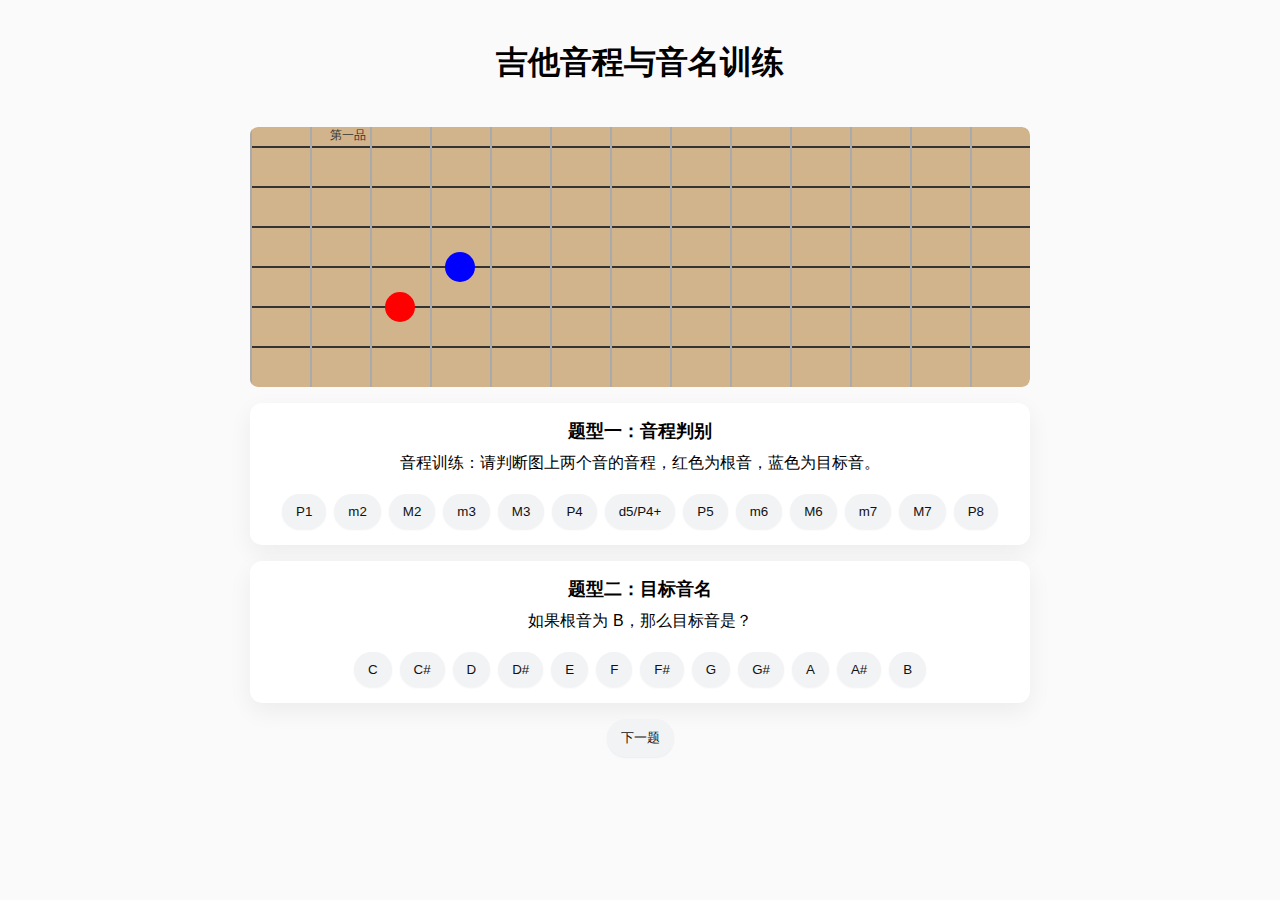
<file: apps/指板音程记忆/指板音程记忆.html>
<!DOCTYPE html>
<html lang="zh">
<head>
<meta charset="UTF-8">
<meta name="viewport" content="width=device-width, initial-scale=1">
<title>吉他音程与音名训练</title>
<style>
  :root { --max-width: 780px; }

  * { box-sizing: border-box; }

  body {
    font-family: sans-serif;
    margin: 0;
    padding: 20px;
    display: flex;
    flex-direction: column;
    align-items: center;
    background: #fafafa;
    min-width: 320px;
  }

  #fretboard {
    position: relative;
    width: 100%;
    max-width: var(--max-width);
    overflow: hidden;
    border-radius: 8px;
    margin-top: 20px;
  }

  #fretboardBg {
    position: absolute;
    top: 0;
    left: 0;
    width: 100%;
    height: 100%;
    background: #d2b48c;
    border-radius: 8px;
    z-index: 0;
  }

  #scaleWrap {
    position: absolute;
    top: 0;
    left: 0;
    width: 780px;          /* JS 会动态覆盖 */
    height: 260px;         /* 6×40 + 上下各 20 */
    transform-origin: top left;
    z-index: 1;
  }

  .fret-line {
    position: absolute;
    top: 0;
    width: 2px;
    height: 100%;          /* 纵向撑满父容器 */
    background: #aaa;
  }

  .string-line {
    position: absolute;
    left: 0;
    right: 0;
    height: 2px;
    background: #333;
  }

  .note-circle {
    border-radius: 50%;
    width: 30px;
    height: 30px;
    display: flex;
    align-items: center;
    justify-content: center;
    position: absolute;
    color: white;
    font-weight: bold;
    font-size: 12px;
    text-shadow: 1px 1px 1px rgba(0,0,0,.5);
  }
  .root { background: red; z-index: 1; }
  .second { background: blue; z-index: 2; }

  #buttons, #noteButtons {
    margin-top: 20px;
    display: flex;
    flex-wrap: wrap;
    gap: 8px;
    justify-content: center;
  }

  button {
    padding: 10px 14px;
    border: none;
    border-radius: 999px;
    cursor: pointer;
    background: #f1f3f5;
    color: #111;
    box-shadow: 0 1px 2px rgba(0,0,0,.06);
    transition: transform .05s, background .2s;
  }
  button:hover { background: #e9ecef; }
  button:active { transform: translateY(1px) scale(.99); }
  .correct { background: #2e7d32 !important; color: white !important; }
  .wrong   { background: #c62828 !important; color: white !important; }

.fret-label {
  position: absolute;
  top: 0 px;          /* 原来是 -20px，改为正数即可 */
  font-size: 12px;
  color: #333;
  z-index: 3;        /* 保险：确保不被其他元素盖住 */
}

  #instructions, #noteInstructions {
    margin-top: 10px;
    font-size: 16px;
    text-align: center;
  }

  .card {
    width: 100%;
    max-width: var(--max-width);
    margin-top: 16px;
    background: #fff;
    border-radius: 12px;
    padding: 16px;
    box-shadow: 0 8px 24px rgba(0,0,0,.06);
  }

  .card-title {
    font-size: 18px;
    font-weight: 700;
    margin-bottom: 8px;
    text-align: center;
  }

  .footer-actions {
    width: 100%;
    max-width: var(--max-width);
    margin-top: 16px;
    text-align: center;
  }

  @media (max-width: 600px) {
    body { padding: 10px; }
    .card { padding: 12px; }
    .card-title { font-size: 16px; }
    #instructions, #noteInstructions { font-size: 14px; }
    button { padding: 8px 12px; font-size: 14px; }
  }
</style>
</head>
<body>
<h1>吉他音程与音名训练</h1>
<div id="fretboard">
  <div id="fretboardBg"></div>
  <div id="scaleWrap">
    <div id="fretContainer"></div>
  </div>
</div>

<div class="card">
  <div class="card-title">题型一：音程判别</div>
  <div id="instructions">请判断图上两个音的音程，红色为根音，蓝色为目标音。</div>
  <div id="buttons"></div>
</div>

<div class="card">
  <div class="card-title">题型二：目标音名</div>
  <div id="noteInstructions">如果根音为 <span id="rootName">X</span>，那么目标音是？</div>
  <div id="noteButtons"></div>
</div>

<div class="footer-actions">
  <button id="nextBtn">下一题</button>
</div>

<script>
const notes = ["C","C#","D","D#","E","F","F#","G","G#","A","A#","B"];
const intervalNames = ["P1","m2","M2","m3","M3","P4","d5/P4+","P5","m6","M6","m7","M7","P8"];
let root, second, mode;

function noteAt(string, fret){
  const openNotes = ["E","B","G","D","A","E"];
  return notes[(notes.indexOf(openNotes[string-1]) + fret) % 12];
}

function generateSecond(root){
  const minFret = Math.max(root.fret - 3, 0);
  const maxFret = Math.min(root.fret + 3, 12);
  let secFret, secString;
  do {
    secFret = Math.floor(Math.random() * (maxFret - minFret + 1)) + minFret;
    secString = Math.floor(Math.random() * 6) + 1;
  } while (secString === root.string && secFret === root.fret);
  return { string: secString, fret: secFret, note: noteAt(secString, secFret) };
}

function generateQuestion(){
  document.getElementById("buttons").innerHTML = "";
  mode = "interval";
  const string = Math.floor(Math.random()*6)+1;
  const fret   = Math.floor(Math.random()*8)+2;
  root   = { string, fret, note: noteAt(string,fret) };
  second = generateSecond(root);
  document.getElementById("instructions").textContent =
    "音程训练：请判断图上两个音的音程，红色为根音，蓝色为目标音。";
  drawFretboard();
  renderButtons();
}

function drawFretboard(){
  const fc = document.getElementById("fretContainer");
  fc.innerHTML = "";

  // 6 根弦
  for(let s=0;s<6;s++){
    const line = document.createElement("div");
    line.className = "string-line";
    line.style.top = (s*40 + 20 -1) + "px";
    fc.appendChild(line);
  }

  // 13 条品丝（0–12）
  for(let f=0;f<=12;f++){
    const line = document.createElement("div");
    line.className = "fret-line";
    line.style.left = (f*60) + "px";
    fc.appendChild(line);

    if(f === 1){
      const label = document.createElement("div");
      label.className = "fret-label";
      label.style.left = (f*60 + 30 - 10) + "px";
      label.textContent = "第一品";
      fc.appendChild(label);
    }
  }

  // 根音
  const c1 = document.createElement("div");
  c1.className = "note-circle root";
  c1.style.top  = ((root.string-1)*40 + 20 - 15) + "px";
  c1.style.left = (root.fret*60 + 30 - 15) + "px";
  fc.appendChild(c1);

  // 目标音
  if(second){
    const c2 = document.createElement("div");
    c2.className = "note-circle second";
    c2.style.top  = ((second.string-1)*40 + 20 - 15) + "px";
    c2.style.left = (second.fret*60 + 30 - 15) + "px";
    fc.appendChild(c2);
  }

  // 等比例缩放
  const scaleWrap = document.getElementById('scaleWrap');
  const fretboard = document.getElementById('fretboard');
  const fullWidth = 13 * 60;  // 13 条品丝 × 60px
  const available = fretboard.clientWidth;
  const scale = Math.min(1, available / fullWidth);
  scaleWrap.style.transform = `scale(${scale})`;
  scaleWrap.style.width = `${fullWidth}px`;
  fretboard.style.height = (260 * scale) + 'px';  // 6×40 + 上下留白
}

function renderButtons(){
  const btns = document.getElementById("buttons");
  intervalNames.forEach(iv=>{
    const b=document.createElement("button");
    b.textContent=iv;
    b.onclick=()=>checkAnswer(iv);
    btns.appendChild(b);
  });
}

function checkAnswer(ans){
  const btns = document.querySelectorAll("#buttons button");
  if(mode === "interval" && second){
    let rootIndex = notes.indexOf(root.note);
    let secondIndex = notes.indexOf(second.note);
    let semitones = (secondIndex - rootIndex + 12) % 12;
    const correct = intervalNames[semitones];
    btns.forEach(b=>{
      b.disabled = true;
      if(b.textContent===correct) b.classList.add("correct");
      else if(b.textContent===ans) b.classList.add("wrong");
    });
  }
}

const allNoteOptions = ["C","C#","D","D#","E","F","F#","G","G#","A","A#","B"];

function renderNoteButtons(){
  const noteBtns = document.getElementById("noteButtons");
  noteBtns.innerHTML = "";
  allNoteOptions.forEach(n=>{
    const b=document.createElement("button");
    b.textContent=n;
    b.onclick=()=>checkNoteAnswer(n);
    noteBtns.appendChild(b);
  });
}

function checkNoteAnswer(ans){
  const correctNote = second ? second.note : null;
  const btns = document.querySelectorAll("#noteButtons button");
  btns.forEach(b=>{
    b.disabled = true;
    if(b.textContent===correctNote) b.classList.add("correct");
    else if(b.textContent===ans) b.classList.add("wrong");
  });
}

document.getElementById("nextBtn").onclick = ()=>{
  generateQuestion();
  document.getElementById("rootName").textContent = root.note;
  renderNoteButtons();
  document.querySelectorAll('#buttons button, #noteButtons button').forEach(b=>b.disabled=false);
};

generateQuestion();
document.getElementById("rootName").textContent = root.note;
renderNoteButtons();
</script>
</body>
</html>
</file>
<file: apps/十二个调上下行音阶/style.css>
/* 音阶跟唱练习 - 小清新亮色 */
:root {
  --bg: #f0f7f4;
  --surface: #ffffff;
  --surface-hover: #e8f5ef;
  --border: #c5e1d4;
  --text: #2d5a45;
  --text-muted: #5a8a72;
  --accent: #5ba87a;
  --accent-hover: #4a9a6a;
  --playing-bg: #e8f5ef;
  --playing-border: #5ba87a;
  --range-bg: #d4ebe0;
  --range-fill: #5ba87a;
  --range-thumb: #7bc497;
  --radius: 12px;
  --shadow: 0 2px 12px rgba(45, 90, 69, 0.08);
}

* {
  box-sizing: border-box;
}

body {
  font-family: "Microsoft YaHei", "PingFang SC", "Segoe UI", sans-serif;
  max-width: 680px;
  margin: 0 auto;
  padding: 1.5rem;
  background: var(--bg);
  color: var(--text);
  min-height: 100vh;
  line-height: 1.5;
}

.page-title {
  text-align: center;
  margin-bottom: 1.75rem;
  font-size: 1.6rem;
  font-weight: 700;
  letter-spacing: 0.02em;
  color: var(--text);
}

.scale-list {
  background: var(--surface);
  border-radius: var(--radius);
  padding: 0.5rem;
  box-shadow: var(--shadow);
  border: 1px solid var(--border);
}

.scale-row {
  display: flex;
  align-items: center;
  gap: 0.6rem;
  padding: 0.6rem 0.75rem;
  border-radius: 8px;
  transition: background 0.2s, box-shadow 0.2s;
  border: 1px solid transparent;
}

.scale-row:hover {
  background: var(--surface-hover);
}

.scale-row.playing {
  background: var(--playing-bg);
  border-color: var(--playing-border);
  box-shadow: 0 0 0 1px var(--playing-border);
}

.scale-name {
  flex-shrink: 0;
  min-width: 3.5rem;
  font-weight: 700;
  font-size: 1.05rem;
  color: var(--accent);
  text-align: left;
}

.cell {
  display: flex;
  align-items: center;
  gap: 0.5rem;
  flex: 1;
  min-width: 0;
}

.btn {
  flex-shrink: 0;
  padding: 0.5rem 0.75rem;
  font-size: 0.9rem;
  border: 1px solid var(--border);
  border-radius: 8px;
  background: var(--surface-hover);
  color: var(--text);
  cursor: pointer;
  transition: background 0.2s, border-color 0.2s, transform 0.1s;
}

.btn:hover {
  background: var(--border);
  border-color: var(--accent);
  color: var(--accent-hover);
}

.btn:active {
  transform: scale(0.98);
}

.btn.playing {
  background: var(--accent);
  border-color: var(--accent);
  color: #fff;
}

.btn .icon {
  display: inline-block;
  margin-right: 0.25rem;
  font-size: 0.85em;
}

/* 进度条容器：用 CSS 变量显示已播放比例 */
.progress-wrap {
  flex: 1;
  min-width: 50px;
  position: relative;
  height: 8px;
  background: var(--range-bg);
  border-radius: 4px;
  overflow: hidden;
}

.progress-bar {
  position: absolute;
  left: 0;
  top: 0;
  bottom: 0;
  width: var(--progress, 0%);
  background: var(--range-fill);
  border-radius: 4px;
  transition: width 0.1s linear;
  pointer-events: none;
}

.progress-range {
  position: absolute;
  left: 0;
  top: 0;
  width: 100%;
  height: 100%;
  margin: 0;
  opacity: 0;
  cursor: pointer;
  z-index: 1;
}

input[type="range"].progress-range {
  -webkit-appearance: none;
  appearance: none;
  background: transparent;
}

input[type="range"].progress-range::-webkit-slider-thumb {
  -webkit-appearance: none;
  width: 16px;
  height: 16px;
  border-radius: 50%;
  background: var(--range-thumb);
  cursor: pointer;
  margin-top: -4px;
}

input[type="range"].progress-range::-moz-range-thumb {
  width: 16px;
  height: 16px;
  border-radius: 50%;
  background: var(--range-thumb);
  cursor: pointer;
  border: none;
}

/* 备用：传统 range 样式（当不用 progress-wrap 时） */
input[type="range"].classic-range {
  flex: 1;
  min-width: 60px;
  height: 8px;
  -webkit-appearance: none;
  appearance: none;
  background: var(--range-bg);
  border-radius: 4px;
}

input[type="range"].classic-range::-webkit-slider-thumb {
  -webkit-appearance: none;
  width: 16px;
  height: 16px;
  border-radius: 50%;
  background: var(--range-thumb);
  cursor: pointer;
}

input[type="range"].classic-range::-moz-range-thumb {
  width: 16px;
  height: 16px;
  border-radius: 50%;
  background: var(--range-thumb);
  cursor: pointer;
  border: none;
}

@media (max-width: 480px) {
  body {
    padding: 1rem;
  }
  .btn {
    padding: 0.65rem 0.9rem;
    font-size: 1rem;
  }
  .scale-name {
    min-width: 3.75rem;
    font-size: 1.1rem;
  }
  .scale-row {
    padding: 0.75rem;
  }
}
</file>
